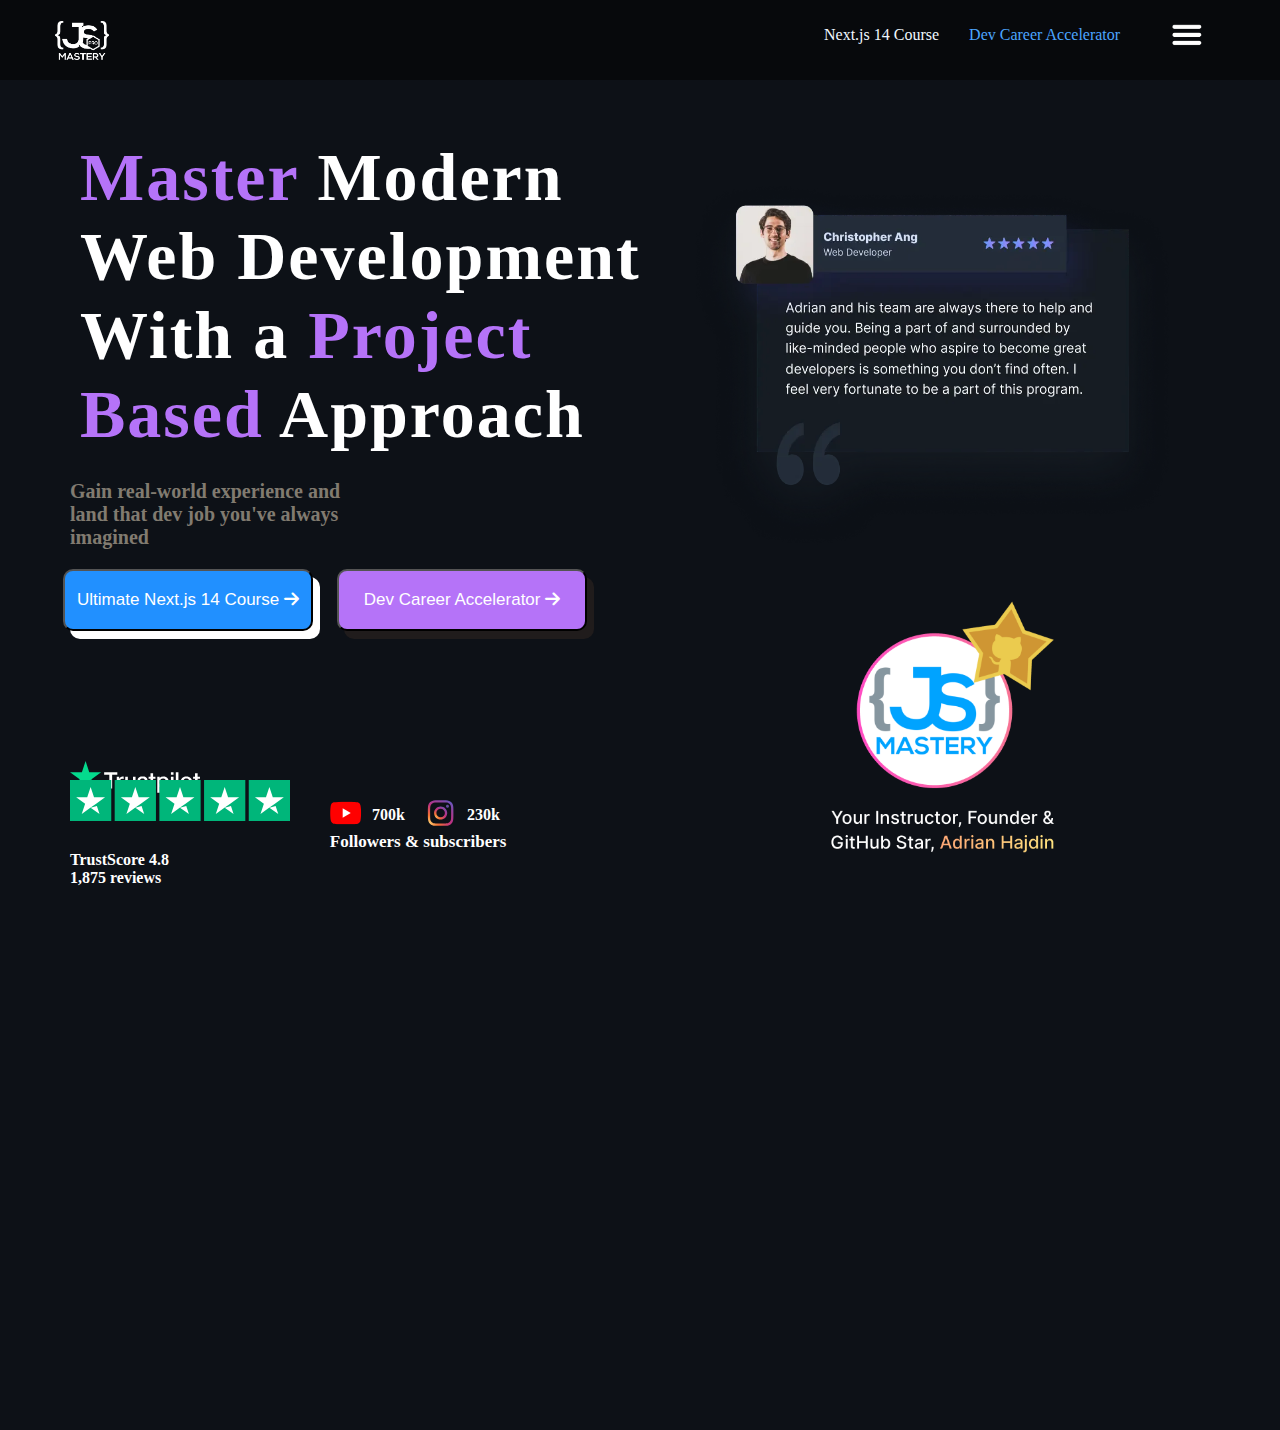
<file: index.html>
<!DOCTYPE html>
<html lang="en">

<head>
    <meta charset="UTF-8">
    <meta name="viewport" content="width=device-width, initial-scale=1.0">
    <link rel="stylesheet" href="https://cdnjs.cloudflare.com/ajax/libs/font-awesome/6.5.2/css/all.min.css">
    <link rel="stylesheet" href="style.css">
    <title>JS Mastery</title>
    <style>

    </style>
</head>

<body>
    <div class="nav">
        <img src="img/idVX0zo7Bk.png" width="20px" height="40px" alt="">
        <ul>

            <a href="" style="color: aliceblue;">Next.js 14 Course</a>
            <a href="devCarerAcc.html" class="nda">Dev Career Accelerator</a>
            <img src="img/burger.png" width="54px" alt="">
        </ul>
    </div>

    <div class="sec1">
        <p><span>Master</span> Modern <br> Web Development <br> With a <span>Project <br> Based</span> Approach</p>
        <span class="pra">Gain real-world experience  and <br> land that dev job  you've always <br> imagined</span>
        <img src="img/testimonial-2.webp" alt="">



        <div class="bot">
            <button class="one">Ultimate Next.js 14 Course <i class="fa-solid fa-arrow-right"></i></button>
            <button class="two">Dev Career Accelerator <i class="fa-solid fa-arrow-right"></i></button>
        </div>

        <div class="star">
            <img src="img/onestar.svg" width="130px" alt="">
            <img src="img/stars-5.svg" width="220px" class="nd" alt="">
            <p>TrustScore 4.8 <br> 1,875 reviews</p>

        </div>

        <div class="social">
            <h3><img src="img/youtube.svg" alt=""><span ]>700k</span></h3>
            <h3><img src="img/instagram.svg" alt=""><span>230k</span></h3>
            <p>Followers & subscribers</p>

        </div>

        <div class="left-logo">
            <img src="img/github-star-jsm.png" alt="">
        </div>




    </div>
</body>

</html>
</file>
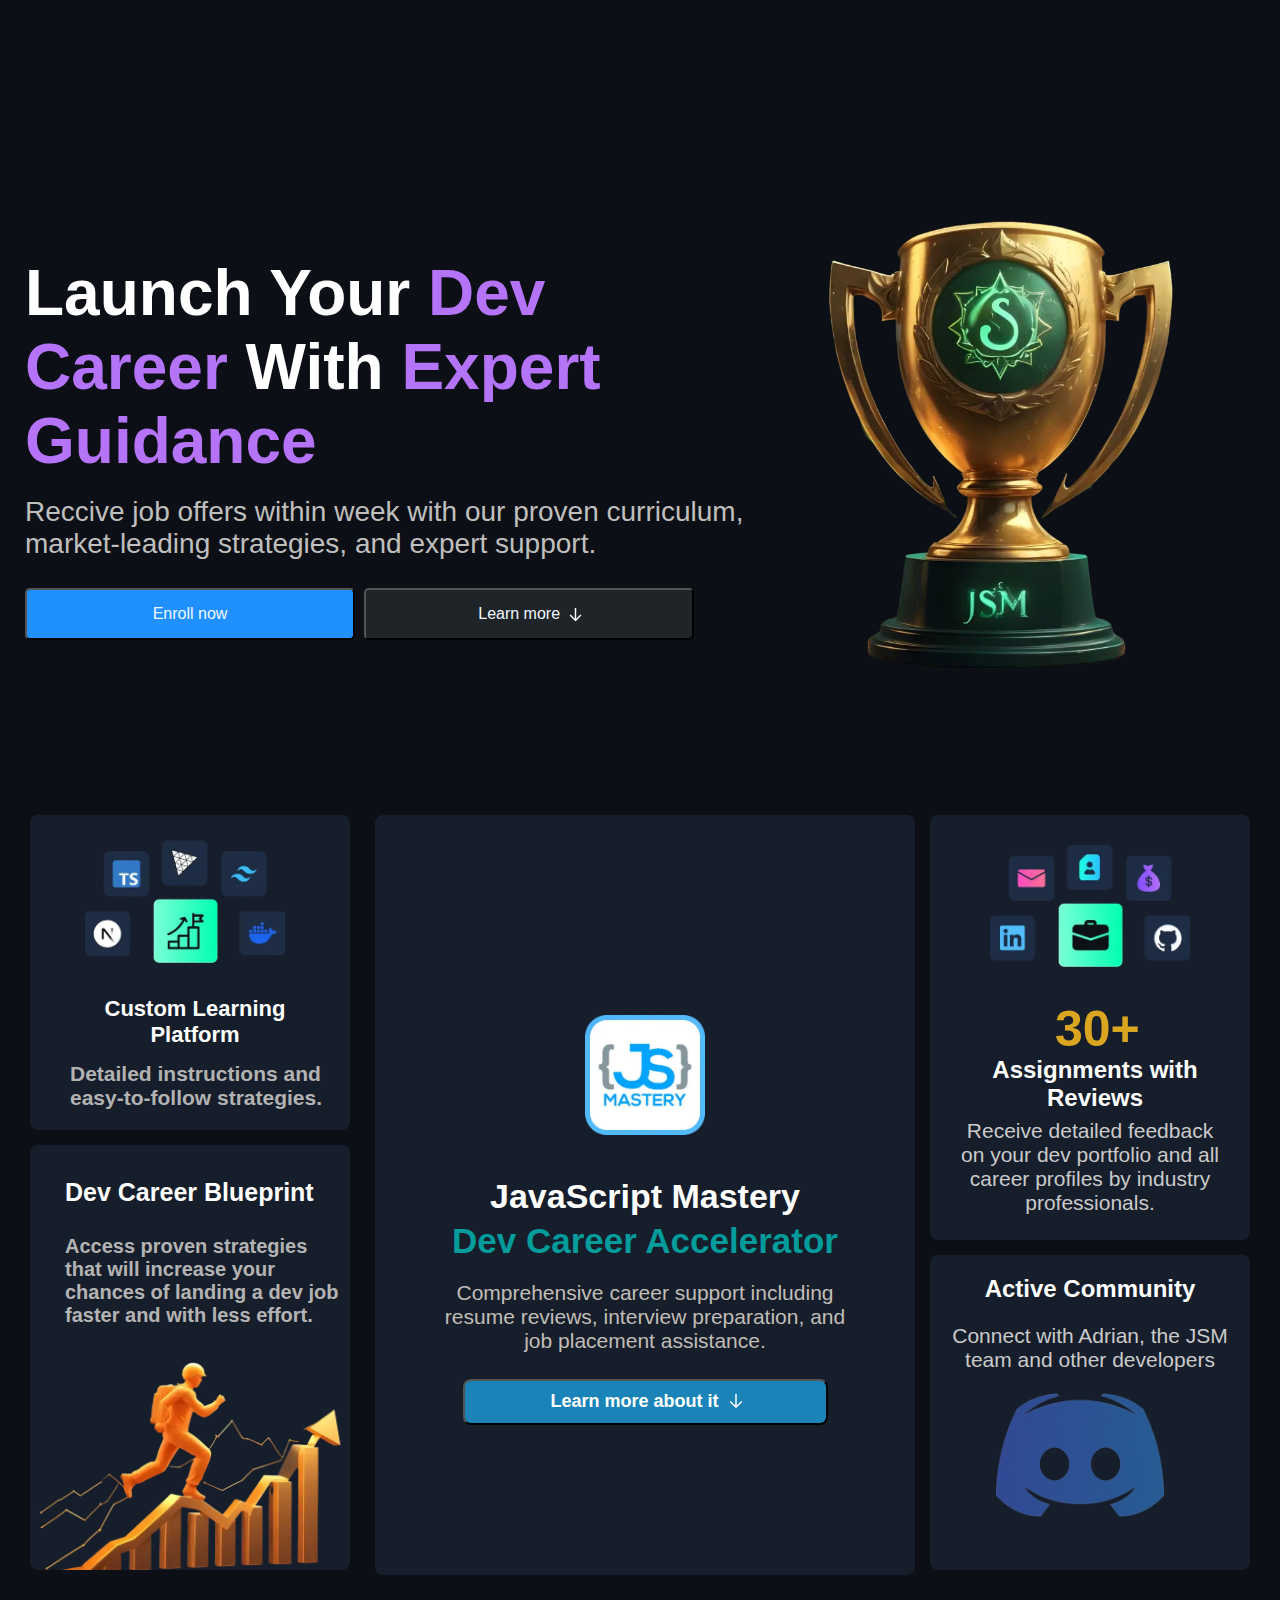
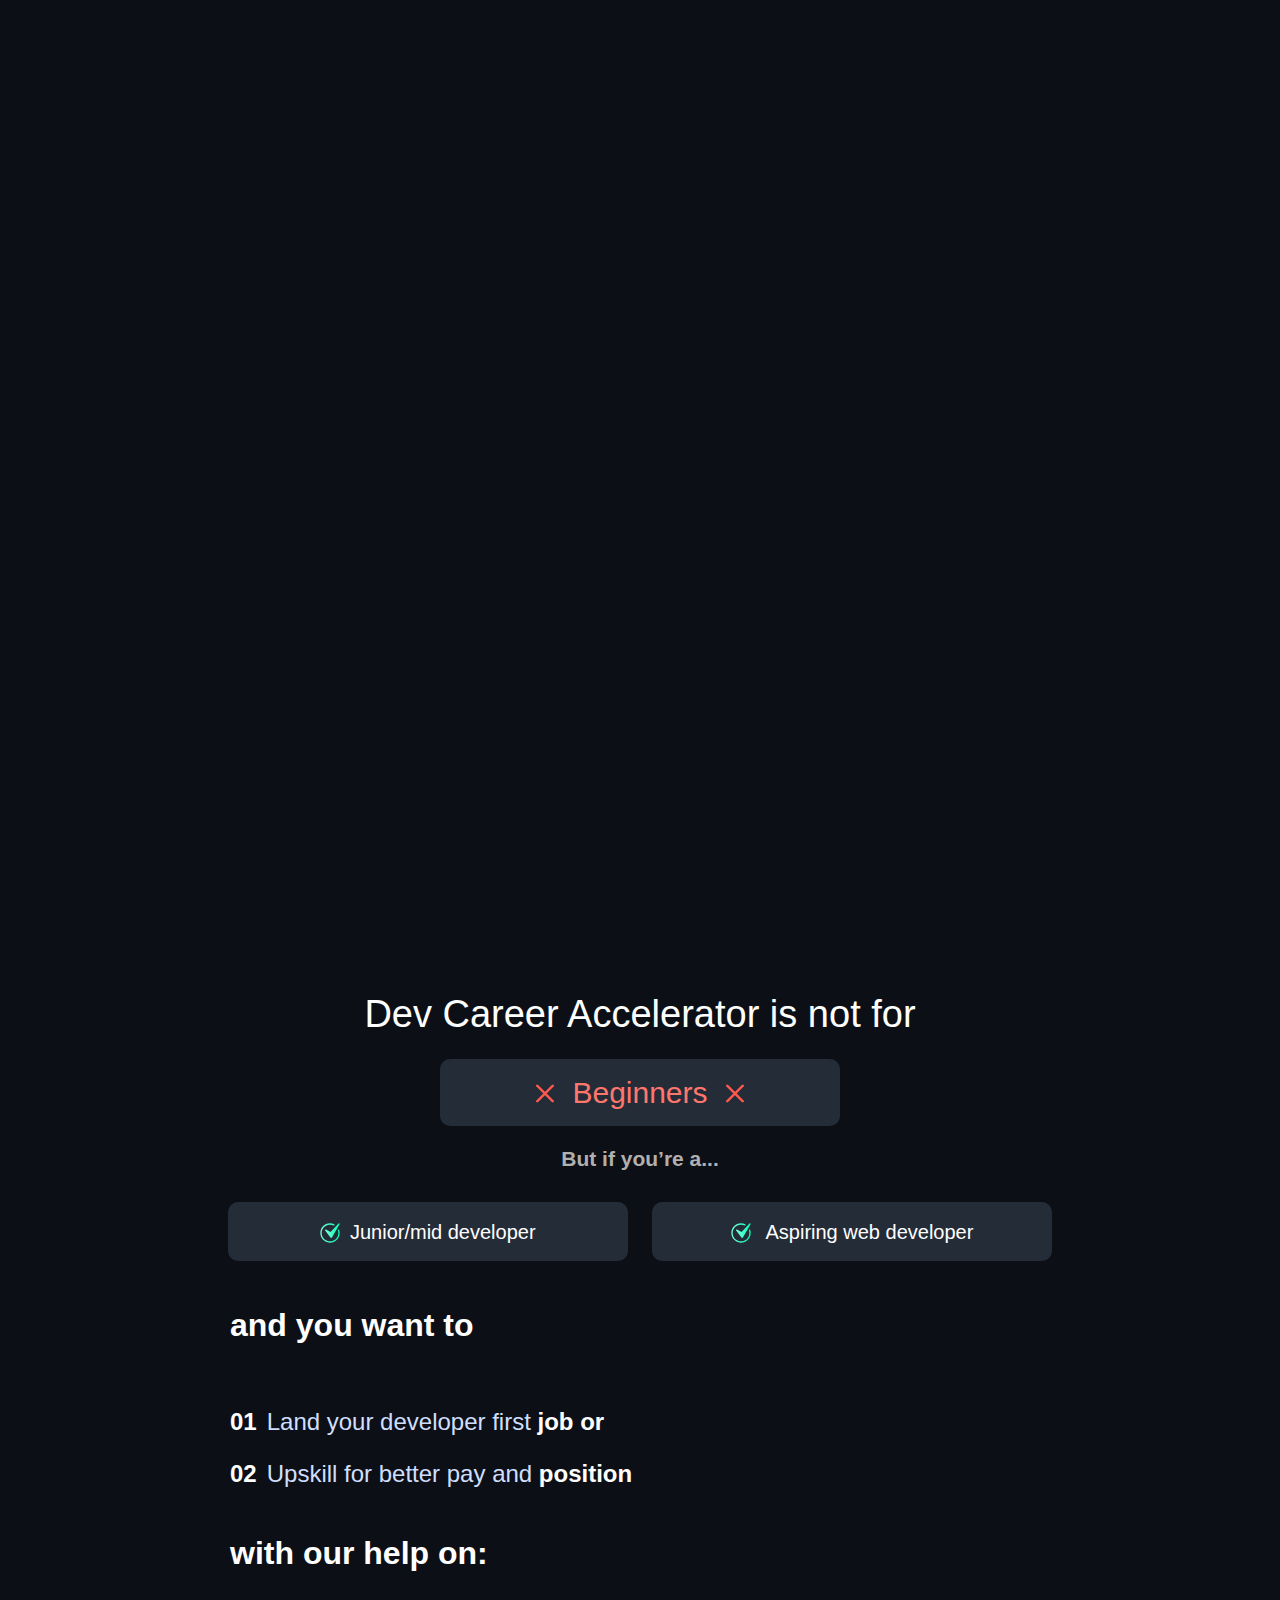
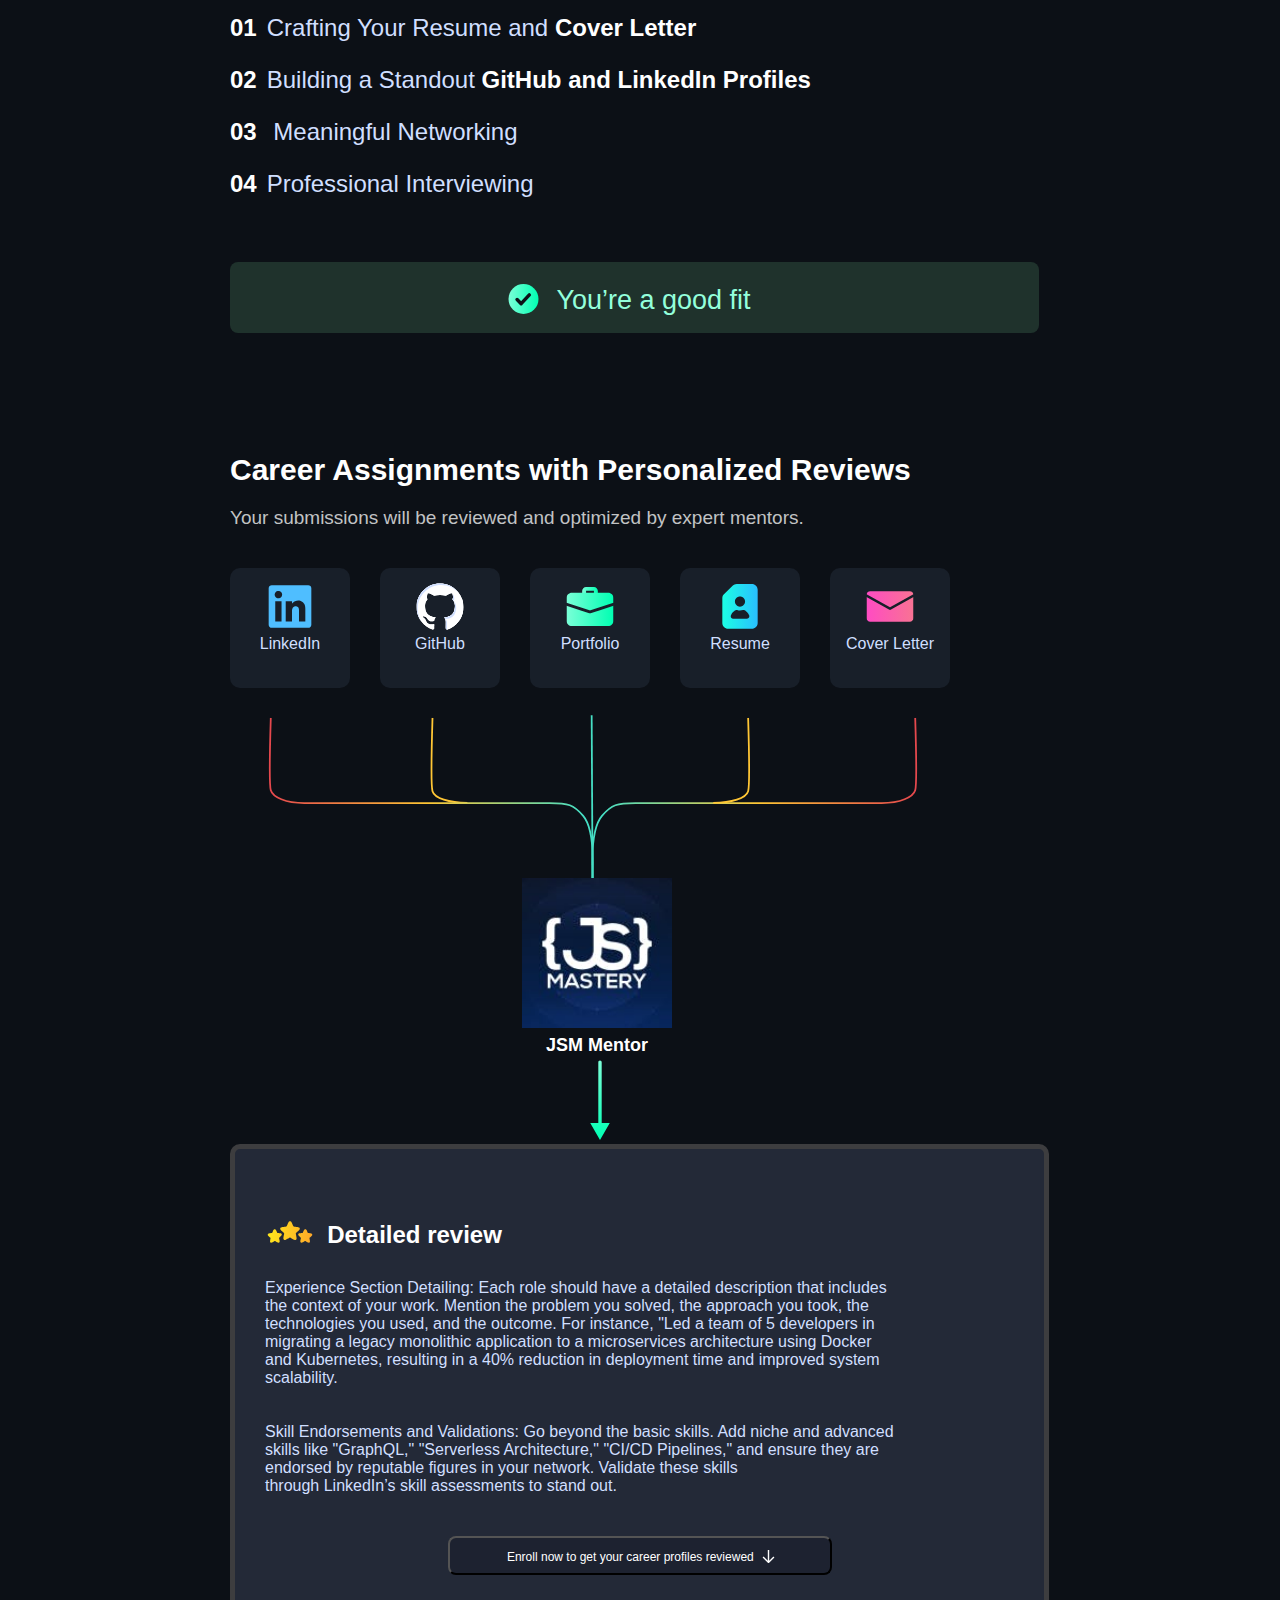
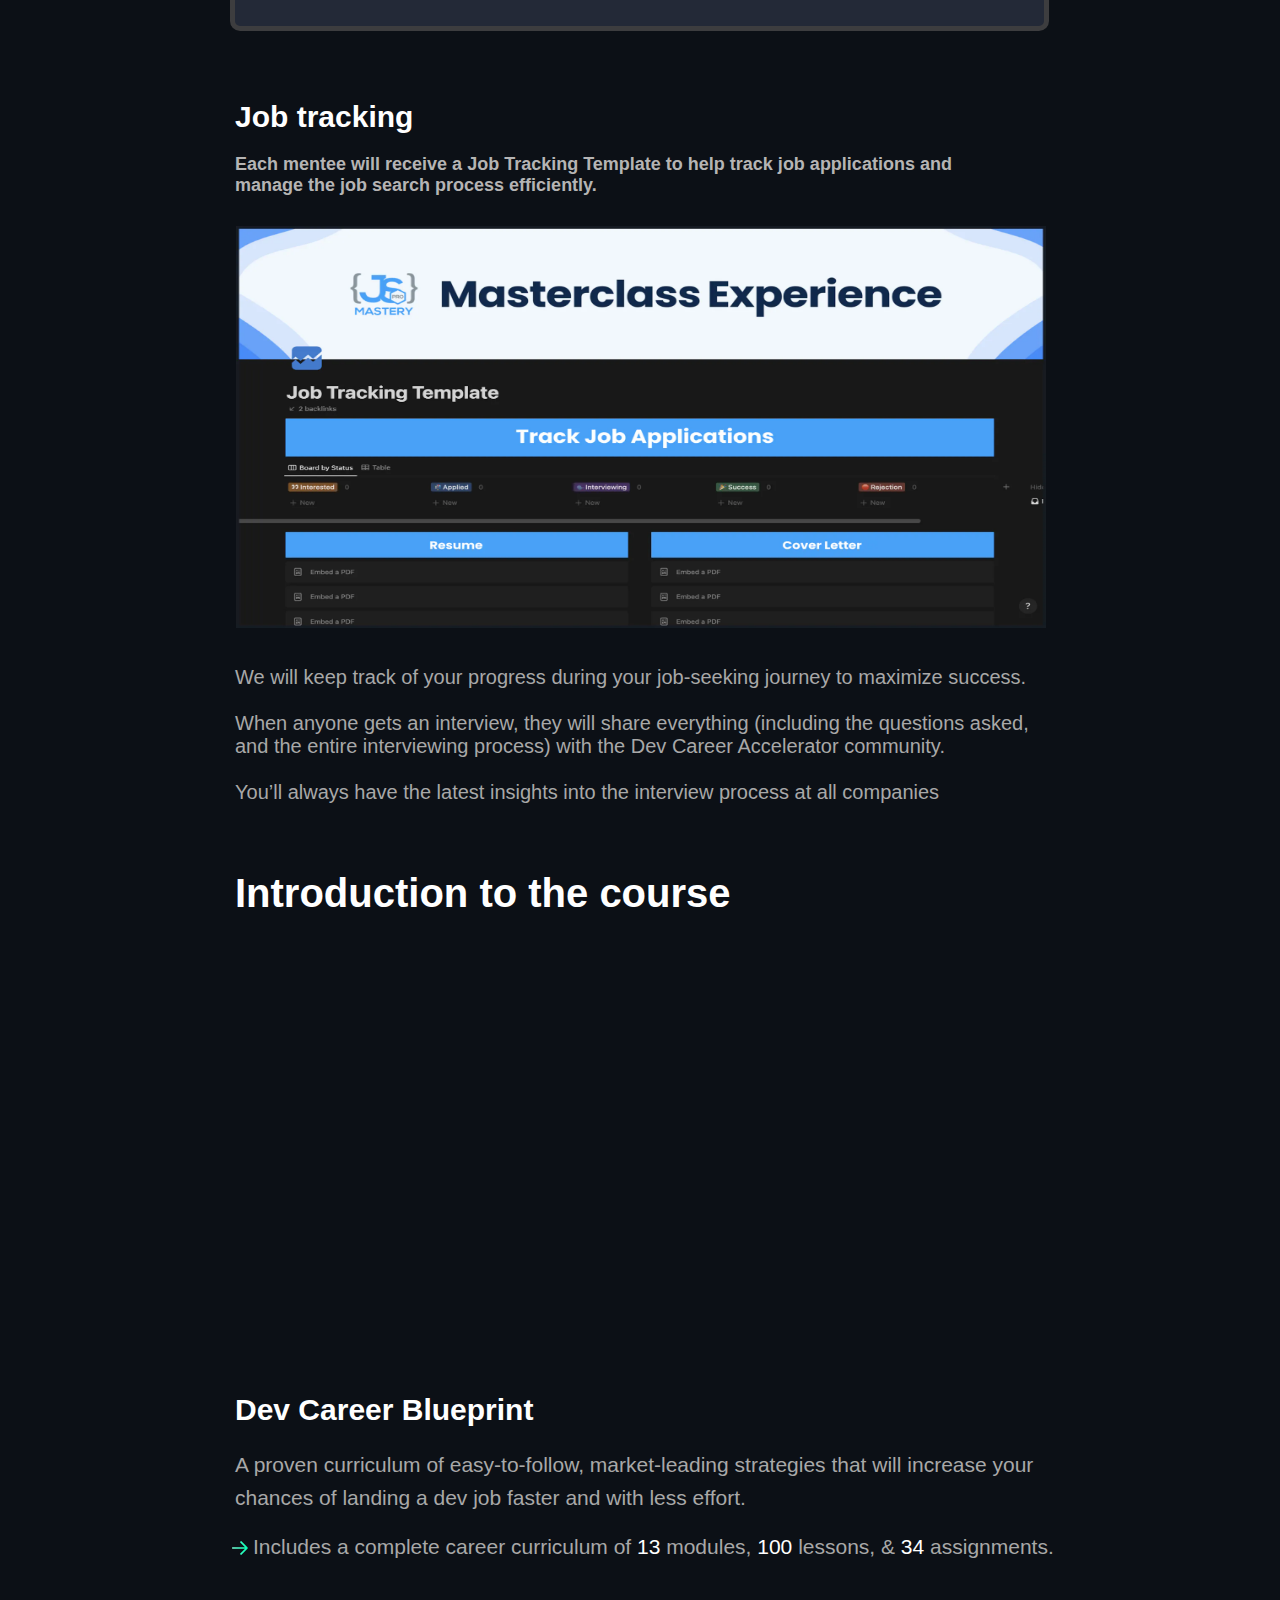
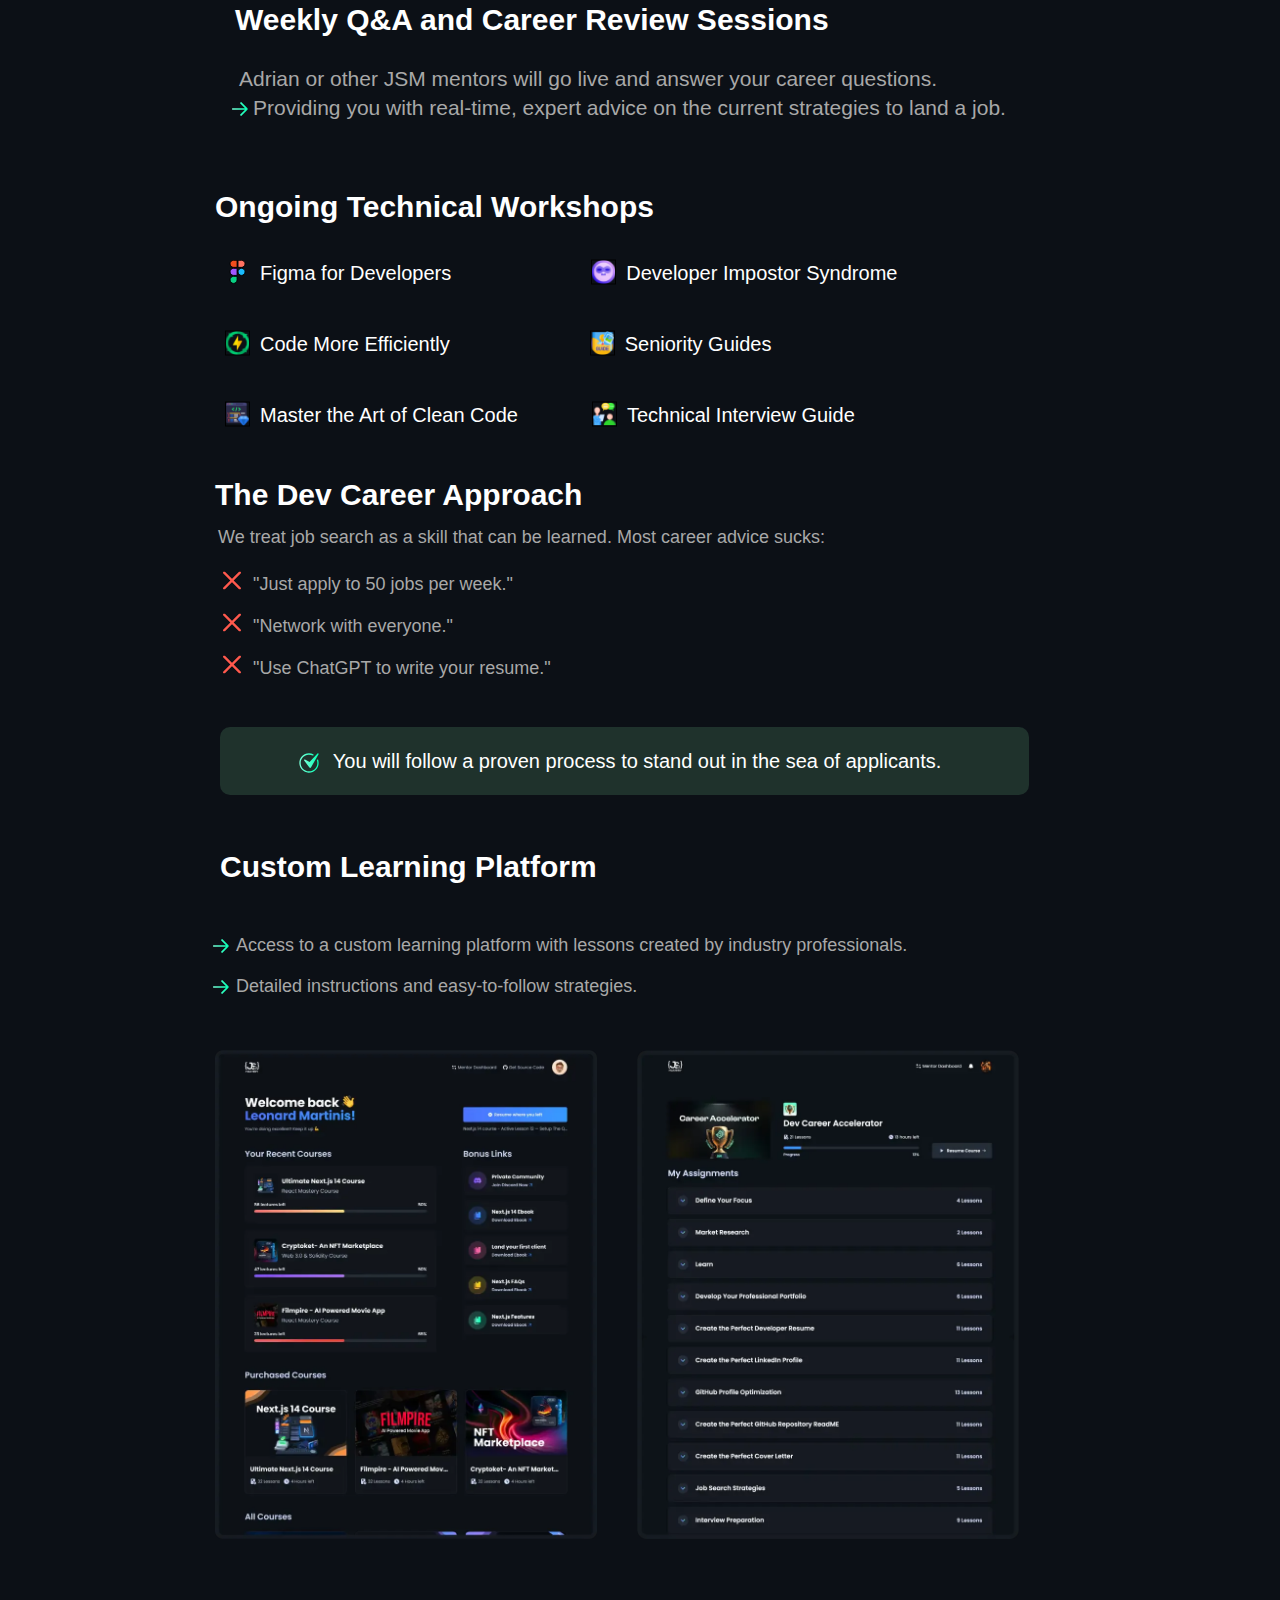
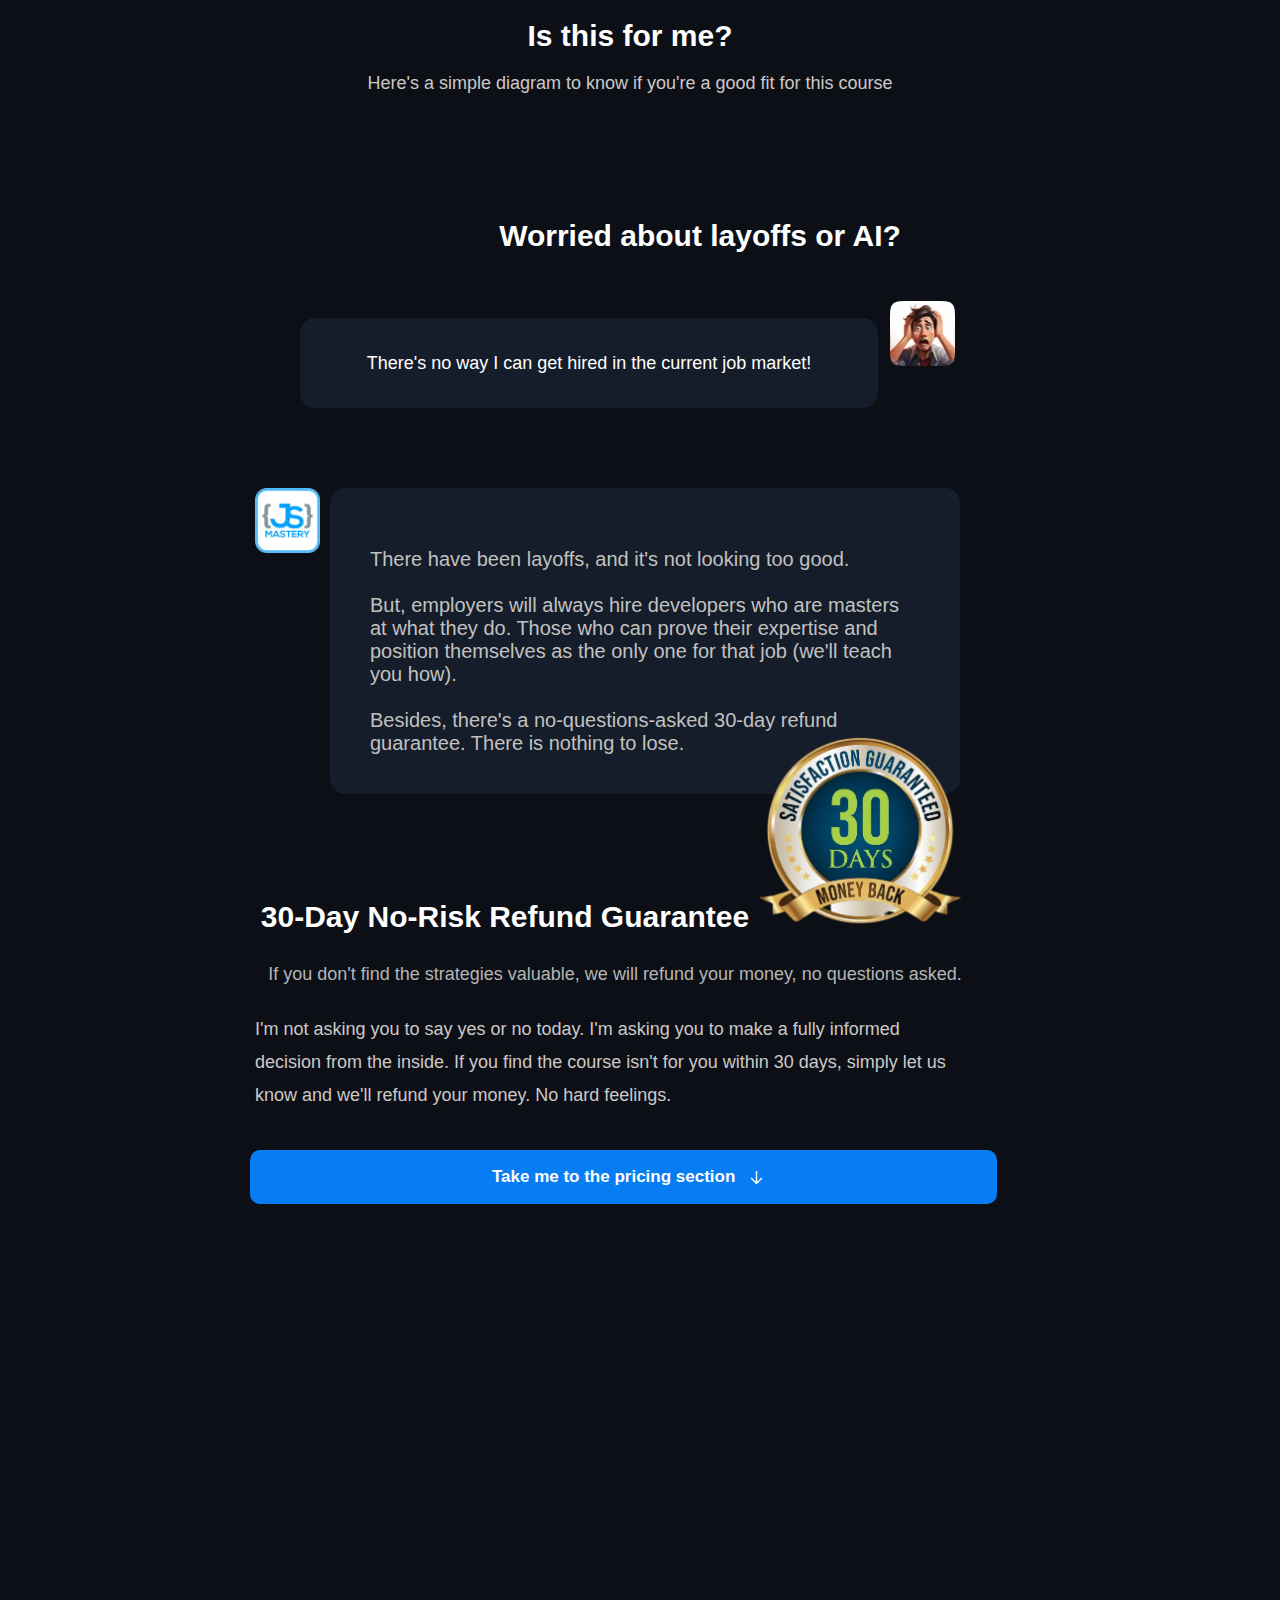
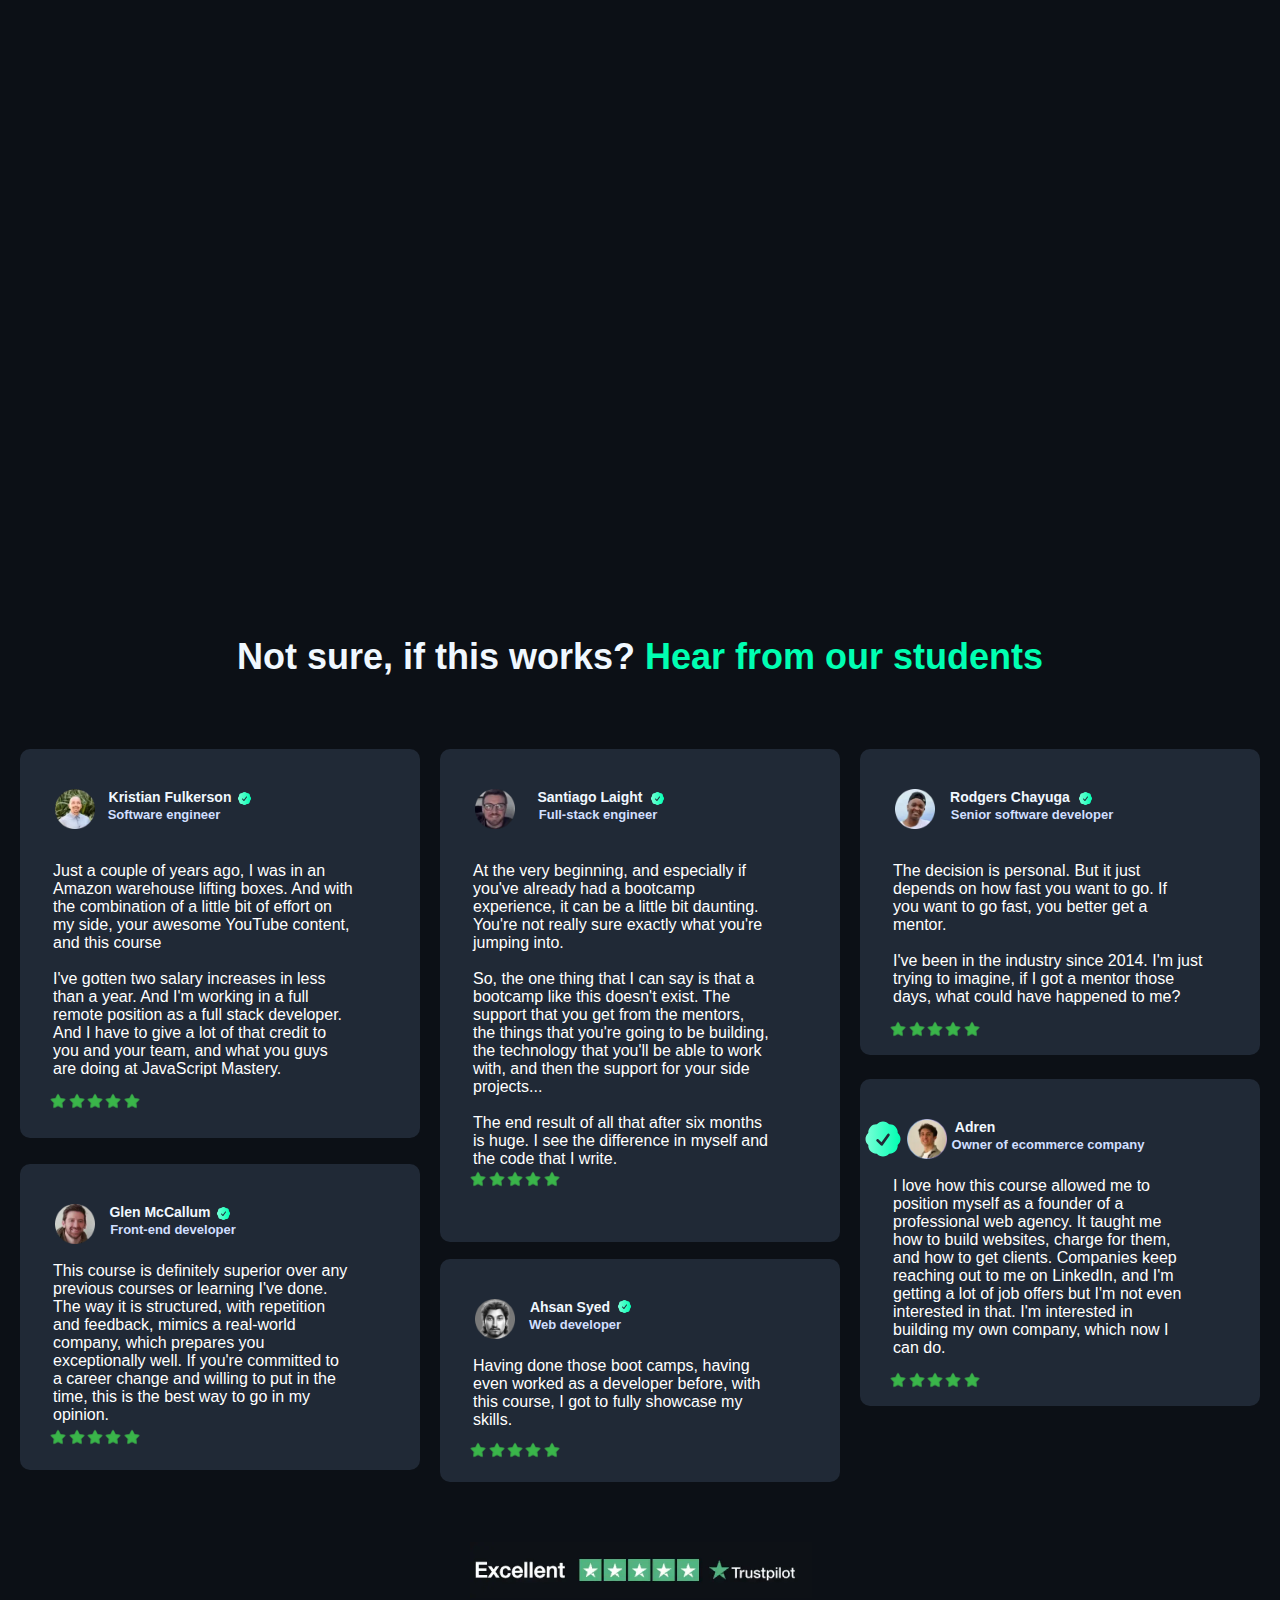
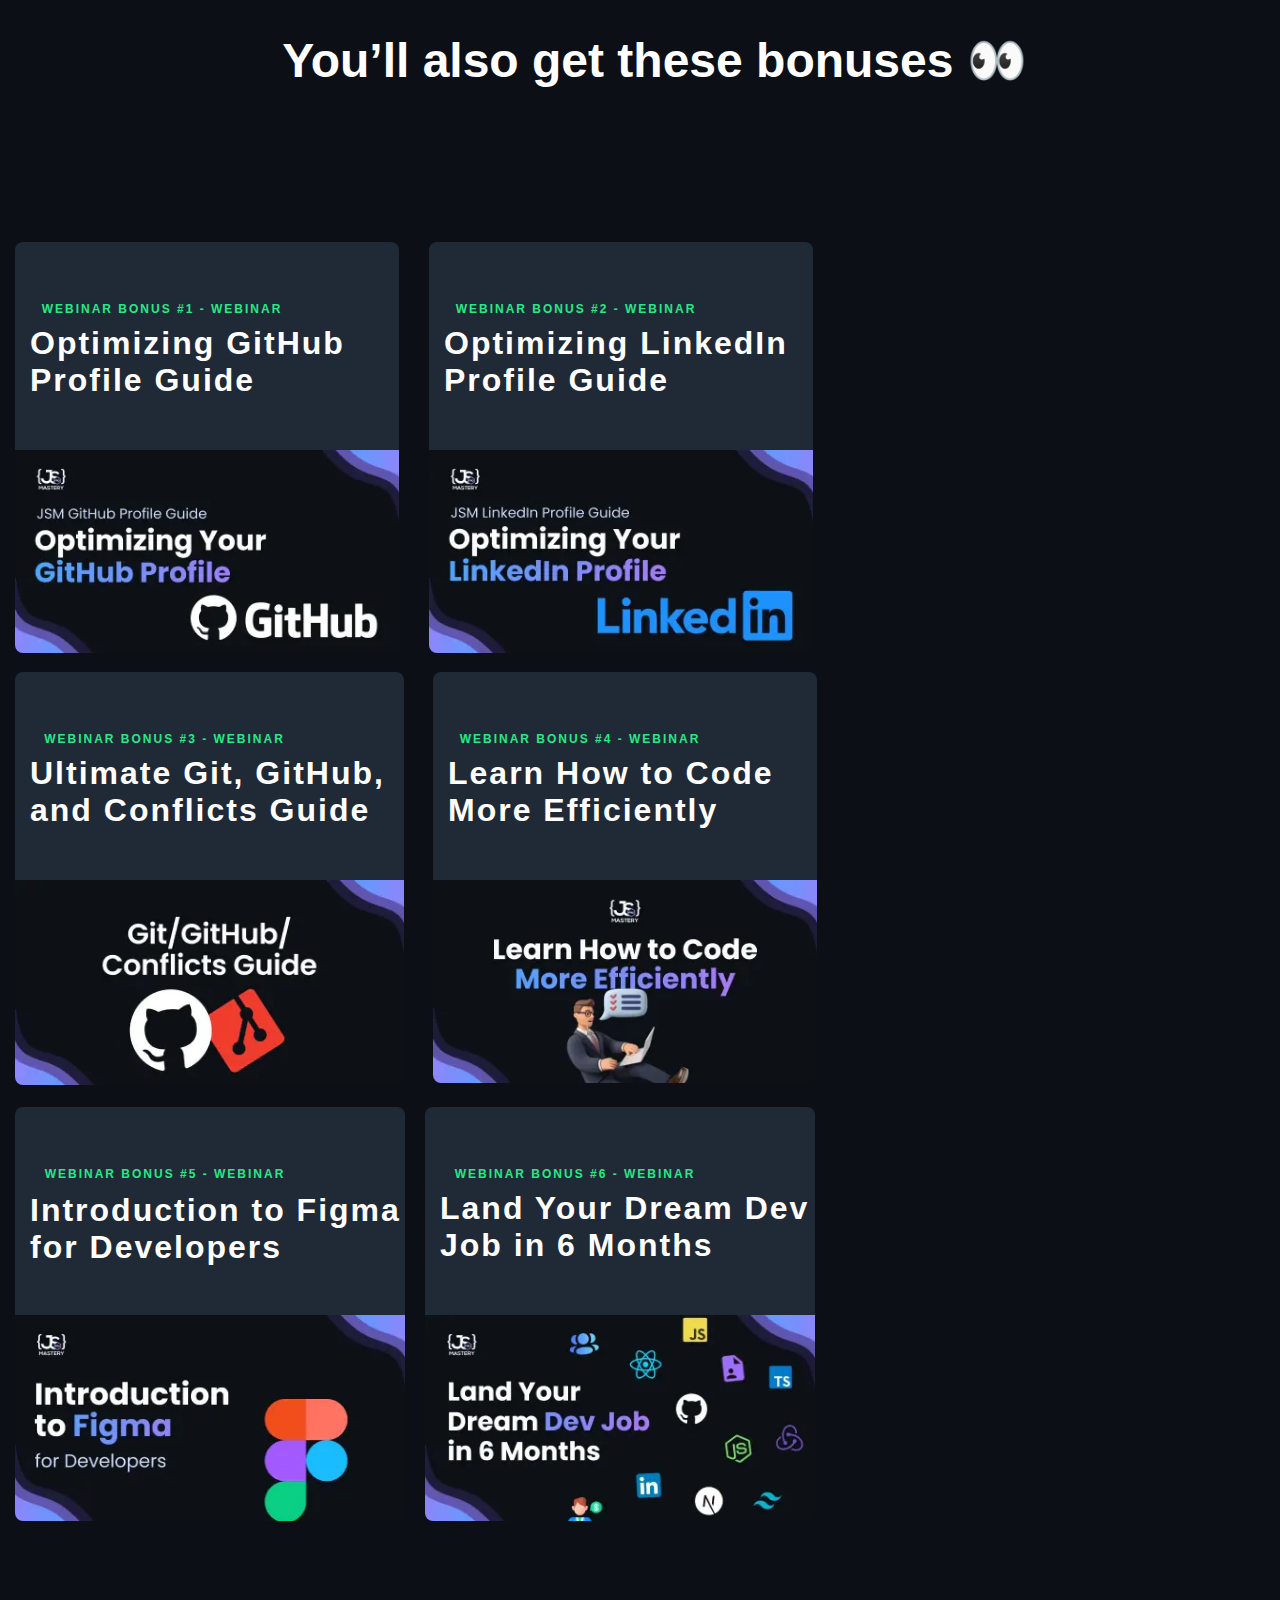
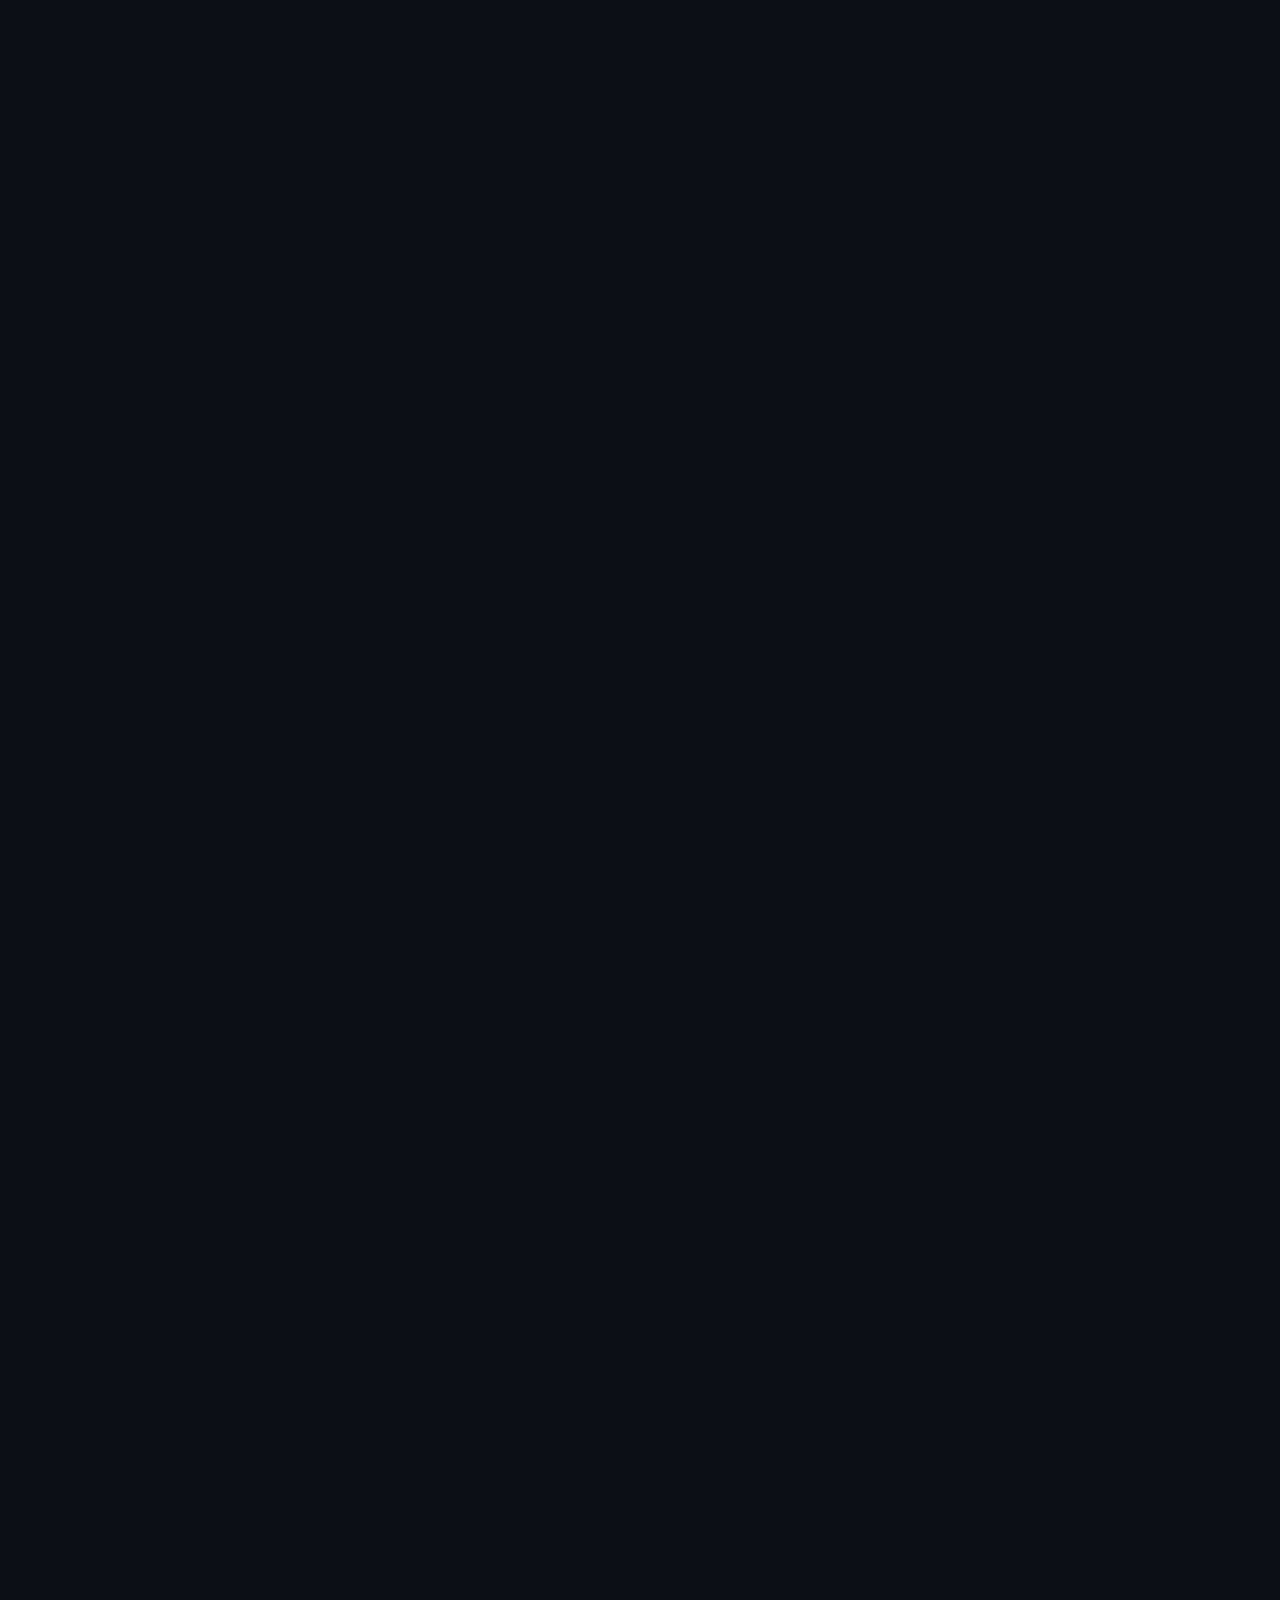
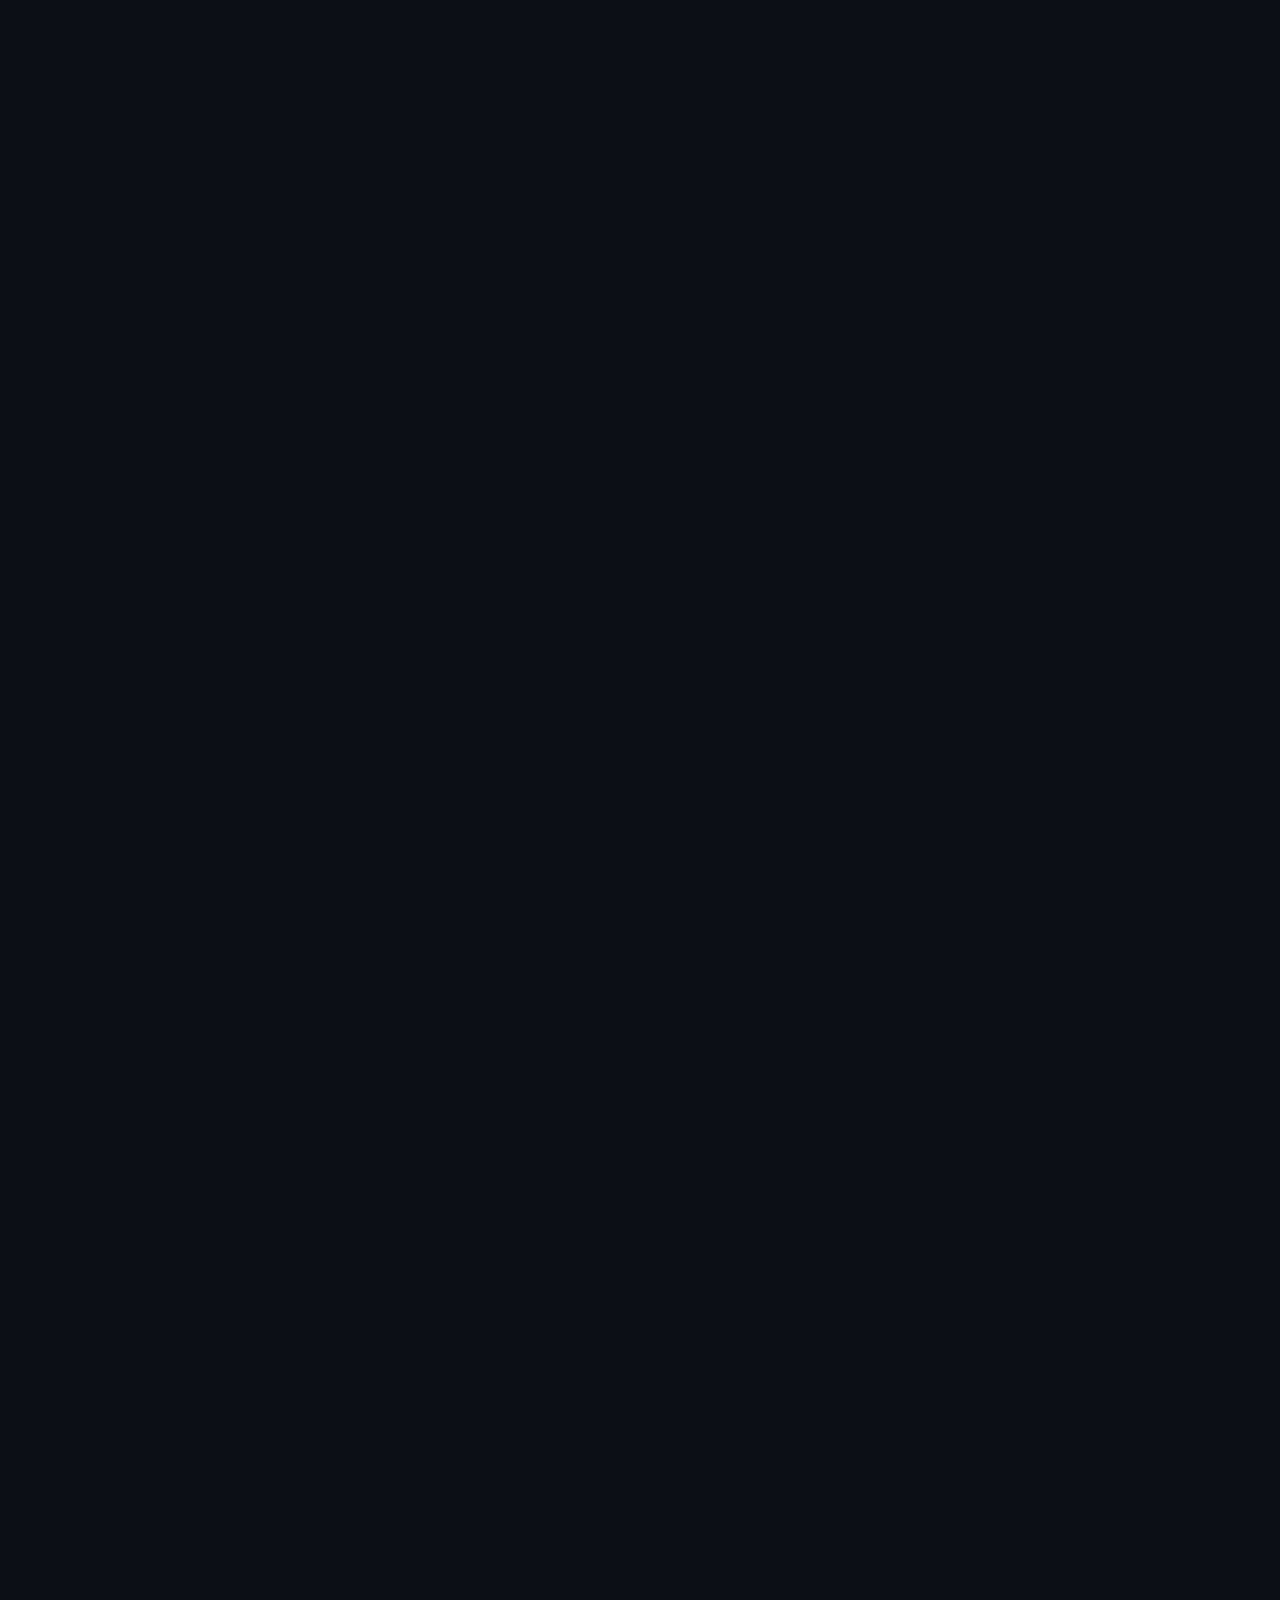
<file: devCarerAcc.html>
<!DOCTYPE html>
<html lang="en">

<head>
    <meta charset="UTF-8">
    <meta name="viewport" content="width=device-width, initial-scale=1.0">
    <link rel="stylesheet" href="https://cdnjs.cloudflare.com/ajax/libs/font-awesome/6.5.2/css/all.min.css">

    <link rel="stylesheet" href="style1.css">
    <title>Dev Career Accelerator</title>

</head>

<body>
    <nav class="navbar">
        <p><span>Launch Sale</span> is now active! The price will increase in:
        </p>
        <div class="clock">
            <div class="one">
                <p>24</p>
            </div>
            <div class="one">
                <p>07</p>
            </div>
            <div class="one">
                <p>30</p>
            </div>
            <div class="one">
                <p>10</p>
            </div>
            <h3 class="days">DAYS</h3>
            <h3 class="hours">HOURS</h3>
            <h3 class="mins">MINS</h3>
            <h3 class="secs">SECS</h3>
        </div>
    </nav>

    <div class="sec1">
        <div class="text">
            <div class="exe">
                <p>Excellent</p>
                <img src="img/stars-5.svg" width="110px" alt="">
                <img src="img/onestar.svg" width="100px" alt="">
            </div>
            <h1>
                Launch Your <span>Dev <br>Career </span> With <span> Expert <br> Guidance</span>
            </h1>
            <p>Reccive job offers within week with our proven curriculum, <br>
                market-leading strategies, and expert support.
            </p>

            <button class="btn1">Enroll now</button>
            <button class="btn2">Learn more <img src="img/arrow-down.svg" alt=""> </button>

        </div>
        <img src="img/dev-career-accelerator (2).jpg" alt="">



        <div class="iner-sec">
            <div class="fst">
                <img src="img/custom-learning.webp" width="200px" alt="">
                <h4>Custom Learning Platform</h4>
                <p>Detailed instructions and <br> easy-to-follow strategies.</p>

            </div>
             <div class="second">

                <h4>Dev Career Blueprint</h4>
                <p>Access proven strategies <br> that will increase your <br> chances of landing a dev job <br> faster
                    and with
                    less effort.</p>
                <img src="img/workshop-series.webp" width="320px" alt="">
            </div>
             <div class="third">
                <img src="img/jsm-logo.webp" width=" 120px" alt="">
                <h2>JavaScript Mastery </h2>
                <h3>Dev Career Accelerator</h3>
                <p>Comprehensive career support including <br> resume reviews, interview preparation, and <br> job
                    placement
                    assistance.</p>
                <button>Learn more about it <img src="img/arrow-down.svg" alt=""></button>
            </div>
             <div class="four">

                <img src="img/assignments.webp" width="200px" alt="">
                <h1>30+</h1>
                <h4>Assignments with Reviews</h4>
                <p>Receive detailed feedback <br> on your dev portfolio and all <br> career profiles by industry <br>
                    professionals.</p>


             </div>
            <div class="five">
                <h2>Active Community</h2>
                <p>Connect with Adrian, the JSM <br> team and other developers</p>
                <img src="img/discord.webp" width="170px" alt="">
            </div>    

        </div> 
    </div>


     <div class="sec3">
        <p>Dev Career Accelerator is not for</p>
        <button> <img src="img/cross-red.svg" class="st-img" alt=""> Beginners <img src="img/cross-red.svg"
                class="nd-img" alt=""></button>
        <h3>But if you’re a...</h3>


        <button class="bt-bu"> <img src="img/outcheck-circle.svg" class="st-img" alt="">Junior/mid developer </button>
        <button class="bt-bu"> <img src="img/outcheck-circle.svg" class="st-img" alt=""> Aspiring web developer
        </button>


        <div class="paragraph">
            <h1>and you want to</h1>
            <p><span>01</span>Land your developer first <span class="res">job or</span></p>
            <p><span>02</span>Upskill for better pay and <span class="res">position</span></p>

            <h2>with our help on:</h2>
            <p class="pr"><span>01</span>Crafting Your Resume and <span class="res">Cover Letter</span></p>
            <p class="pr"><span>02</span>Building a Standout <span class="res">GitHub and LinkedIn Profiles</span></p>
            <p class="pr"><span>03</span> Meaningful Networking</p>
            <p class="pr"><span>04</span>Professional Interviewing</p>


            <button> <img src="img/green-circle-check.svg" alt=""> You’re a good fit</button>

        </div>
 
        <div class="tags">
            <h1>Career Assignments with Personalized Reviews</h1>
            <p>Your submissions will be reviewed and optimized by expert mentors.</p>


        </div>
        <div class="boxes">
            <div class="box2"><img src="img/linkedin.svg" alt="">
                <p> LinkedIn</p>
            </div>
            <div class="box2"><img src="img/github.svg" alt="">
                <p>GitHub</p>
            </div>
            <div class="box2"><img src="img/portfolio.svg" alt="">
                <p>Portfolio</p>
            </div>
            <div class="box2"><img src="img/resume.svg" alt="">
                <p> Resume</p>
            </div>
            <div class="box2"> <img src="img/cover-letter.svg" alt="">
                <p> Cover Letter</p>
            </div>





        </div>
        <img src="img/lines.svg" class="sec-img" alt="">
        <img class="sec-logo" src="img/jsm.jpg" alt="">
        <h1 class="sec-h1">JSM Mentor</h1>
        <img src="img/down(2).svg" id="im" alt="">

        <div class="prg">
            <img src="img/three-stars.svg" alt="">
            <h1>Detailed review</h1>
            <p>Experience Section Detailing: Each role should have a detailed description that includes <br> the
                context of your work. Mention the problem you solved, the approach you took, the <br> technologies you
                used, and
                the outcome. For instance, "Led a team of 5 developers in <br> migrating a legacy monolithic application
                to a
                microservices architecture using Docker <br> and Kubernetes, resulting in a 40% reduction in deployment
                time and
                improved system <br> scalability.</p>

            <p class="p2">Skill Endorsements and Validations: Go beyond the basic skills. Add niche and advanced <br>
                skills like
                "GraphQL," "Serverless Architecture," "CI/CD Pipelines," and ensure they are <br> endorsed by reputable
                figures in your network. Validate these skills <br> through LinkedIn’s skill assessments to stand out.
            </p>


            <button>Enroll now to get your career profiles reviewed <img src="img/arrow-down.svg" alt=""></button>

            <h4>Job tracking</h4>
            <h5>Each mentee will receive a Job Tracking Template to help track job applications and <br> manage the job
                search process efficiently.</h5>
            <img src="img/jsm-masterclass.webp" class="msclas" alt="">
        </div>

        
        <div class="vid">
            <p>We will keep track of your progress during your job-seeking journey to maximize success. <br> <br>

                When anyone gets an interview, they will share everything (including the questions asked, <br> and the
                entire interviewing process) with the Dev Career Accelerator community. <br><br>

                You’ll always have the latest insights into the interview process at all companies </p>
            <h1>Introduction to the course</h1>
            <iframe class="ifr" width="809" height="445" src="https://www.youtube.com/embed/K1Bt07lT77k?si=7KADRyTV3JTf0Dj6"
                title="YouTube video player" frameborder="0"
                allow="accelerometer; autoplay; clipboard-write; encrypted-media; gyroscope; picture-in-picture; web-share"
                referrerpolicy="strict-origin-when-cross-origin" allowfullscreen></iframe>
        </div>

        <div class="pg">
            <h1>Dev Career Blueprint</h1>
            <p>A proven curriculum of easy-to-follow, market-leading strategies that will increase your <br> chances of
                landing a dev job faster and with less effort.</p>
            <span><img src="img/arrow-right-green.svg" alt="">Includes a complete career curriculum of <span
                    style="color: white;">13</span> modules, <span style="color: white;">100 </span>lessons, & <span
                    style="color: white;">34</span> assignments.</span>

            <h2>
                Weekly Q&A and Career Review Sessions
            </h2>
            <p class="pg1">Adrian or other JSM mentors will go live and answer your career questions.</p>
            <span ><img src="img/arrow-right-green.svg" alt="">Providing you with real-time, expert advice on the current
                strategies to land a job.</span>
        </div>

         
        <div class="fig">
            <h1>Ongoing Technical Workshops</h1>
            <div class="logs">
                <p><img src="img/figma.svg" width="25" height="26" alt="">Figma for Developers</p>
                <p class="logs-p"><img src="img/imposter.svg" width="25" height="26" alt="">Developer Impostor Syndrome
                </p>
            </div>
            <div class="logs">
                <p><img src="img/code-more.svg" width="25" height="26" alt="">Code More Efficiently</p>
                <p class="logs-p"><img src="img/seniority.svg" width="25" height="26" alt="">Seniority Guides</p>
            </div>
            <div class="logs">
                <p><img src="img/master.svg" width="25" height="26" alt="">Master the Art of Clean Code</p>
                <p class="logs-ps"><img src="img/technical.svg" width="25" height="26" alt="">Technical Interview Guide
                </p>
            </div>
            <h1>The Dev Career Approach</h1>
            <p>We treat job search as a skill that can be learned. Most career advice sucks:</p>
            <p class="psd"><img src="img/cross-red.svg" alt="">"Just apply to 50 jobs per week."</p>
            <p class="psd"><img src="img/cross-red.svg" alt="">"Network with everyone."</p>
            <p class="psd"><img src="img/cross-red.svg" alt="">"Use ChatGPT to write your resume."</p>
            <button><img src="img/outcheck-circle.svg" alt=""> You will follow a proven process to stand out in the sea
                of applicants.</button>
            <h6>Custom Learning Platform</h6>
            <p><img class="ra" src="img/arrow-right-green.svg" alt="">Access to a custom learning platform with lessons
                created by
                industry professionals.

            </p>
            <p><img class="ra" src="img/arrow-right-green.svg" alt="">Detailed instructions and easy-to-follow
                strategies.</p>


            <div class="imgs">
                <img src="img/course-platform.webp" alt="">
                <img src="img/dev-accelerator.webp" alt="">
            </div>
        </div>



        <div class="sec3-sec2">
            <h1>Is this for me?</h1>
            <p>Here's a simple diagram to know if you're a good fit for this course</p>
            <img class="imga" src="img/flow (1).webp" width="800px" alt="">
            <img src="img/dev-path (1).webp" alt="">
            <img src="img/beginner-path.webp" alt="">
            <h2>Worried about layoffs or AI?</h2>
            <div class="job">
                <p>There's no way I can get hired in the current job market!</p>
                <img src="img/scared-dev.png" alt="">
            </div>

            <div class="jsm">
                <img src="img/jsm-logo.webp" alt="">
                <p>There have been layoffs, and it's not looking too good. <br><br>

                    But, employers will always hire developers who are masters <br> at what they do. Those who can prove
                    their expertise and <br> position themselves as the only one for that job (we'll teach <br> you
                    how).
                    <br> <br>
                    Besides, there's a no-questions-asked 30-day refund <br> guarantee. There is nothing to lose.
                </p>
                <img src="img/money-back.png" alt="" class="nd">

                <h2>30-Day No-Risk Refund Guarantee</h2>
            </div>

            <span>If you don't find the strategies valuable, we will refund your money, no questions asked.</span>
            <p class="sp">
                I'm not asking you to say yes or no today. I'm asking you to make a fully informed <br> decision from
                the
                inside. If you find the course isn't for you within 30 days, simply let us <br> know and we'll refund
                your
                money. No hard feelings.
            </p>
            <div class="box-btn">
                <p>Take me to the pricing section <img src="img/arrow-down.svg" alt=""></p>
            </div>
        </div>


        <div class="boxs6">
            <h1>Not sure, if this works? <span style="color: #00ffb2;">Hear from our students</span></h1>
            <div class="box1">
                <img src="img/verified.svg" alt="" class="ver">
                <img src="img/kristian-fulkerson.png" alt="">
                <h1>Kristian Fulkerson</h1>
                <h3>Software engineer</h3>

                <p>Just a couple of years ago, I was in an <br> Amazon warehouse lifting boxes. And with <br> the
                    combination of a
                    little bit of effort on <br> my side, your awesome YouTube content, <br> and this course
                    <br><br>
                    I've gotten two salary increases in less <br> than a year. And I'm working in a full <br> remote
                    position as a
                    full stack developer. <br> And I have to give a lot of that credit to <br> you and your team, and
                    what you
                    guys <br> are doing at JavaScript Mastery.

                </p>
                <div class="stars">
                    <img src="img/greenstar.png" width="30" alt="">
                    <img src="img/greenstar.png" width="30" alt="">
                    <img src="img/greenstar.png" width="30" alt="">
                    <img src="img/greenstar.png" width="30" alt="">
                    <img src="img/greenstar.png" width="30" alt="">
                </div>
            </div>
          
            <div class="box2">
                <img src="img/verified.svg" alt="" class="ver">
                <img src="img/santiago-laight.webp" alt="">
                <h1>Santiago Laight</h1>
                <h3>Full-stack engineer</h3>
                <p>
                    At the very beginning, and especially if <br> you've already had a bootcamp <br>experience, it can
                    be a
                    little bit daunting. <br> You're not really sure exactly what you're <br> jumping into.
                    <br><br>
                    So, the one thing that I can say is that a <br> bootcamp like this doesn't exist. The <br> support
                    that you
                    get from the mentors, <br> the things that you're going to be building, <br> the technology that
                    you'll be
                    able to work <br> with, and then the support for your side <br> projects...
                    <br><br>

                    The end result of all that after six months <br> is huge. I see the difference in myself and <br>
                    the code
                    that I write. <br><br>
                </p>
                
                <div class="stars">
                    <img src="img/greenstar.png" width="30" alt="">
                    <img src="img/greenstar.png" width="30" alt="">
                    <img src="img/greenstar.png" width="30" alt="">
                    <img src="img/greenstar.png" width="30" alt="">
                    <img src="img/greenstar.png" width="30" alt="">
                </div>
            </div>
            <div class="box3">
                <img src="img/verified.svg" alt="" class="ver">
                <img src="img/rodgers-chayuga.webp" alt="">
                <h1>Rodgers Chayuga</h1>
                <h3>Senior software developer</h3>

                <p>
                    The decision is personal. But it just <br> depends on how fast you want to go. If <br> you want to
                    go fast,
                    you better get a <br> mentor. <br><br>

                    I've been in the industry since 2014. I'm just <br> trying to imagine, if I got a mentor those <br>
                    days, what
                    could have happened to me?
                </p>





                <div class="stars">
                    <img src="img/greenstar.png" width="30" alt="">
                    <img src="img/greenstar.png" width="30" alt="">
                    <img src="img/greenstar.png" width="30" alt="">
                    <img src="img/greenstar.png" width="30" alt="">
                    <img src="img/greenstar.png" width="30" alt="">
                </div>
            </div>
            <div class="box4">
                <img src="img/verified.svg" alt="" class="ver">
                <img src="img/glen-mccallum.webp" alt="">
                <h1>Glen McCallum</h1>
                <h3>Front-end developer</h3>


                <p>
                    This course is definitely superior over any <br>
                    previous courses or learning I've done. <br>
                    The way it is structured, with repetition <br>
                    and feedback, mimics a real-world <br>
                    company, which prepares you <br>
                    exceptionally well. If you're committed to <br>
                    a career change and willing to put in the <br>
                    time, this is the best way to go in my <br> opinion.


                </p>



                <div class="stars">
                    <img src="img/greenstar.png" width="30" alt="">
                    <img src="img/greenstar.png" width="30" alt="">
                    <img src="img/greenstar.png" width="30" alt="">
                    <img src="img/greenstar.png" width="30" alt="">
                    <img src="img/greenstar.png" width="30" alt="">
                </div>
            </div>
            <div class="box5">
                <img src="img/verified.svg" alt="" class="ver">
                <img src="img/ahsan-syed.webp" alt="">
                <h1>Ahsan Syed</h1>
                <h3>Web developer</h3>



                <p>
                    Having done those boot camps, having <br> even worked as a developer before, with <br> this course,
                    I got to
                    fully showcase my <br> skills.
                </p>

                <div class="stars">
                    <img src="img/greenstar.png" width="30" alt="">
                    <img src="img/greenstar.png" width="30" alt="">
                    <img src="img/greenstar.png" width="30" alt="">
                    <img src="img/greenstar.png" width="30" alt="">
                    <img src="img/greenstar.png" width="30" alt="">
                </div>
            </div>
            <div class="box6">
                <img src="img/verified.svg" alt="" class="ver">
                <img src="img/adren.webp" alt="">
                <h1> Adren</h1>
                <h3>Owner of ecommerce company</h3>



                <p>
                    I love how this course allowed me to <br> position myself as a founder of a <br> professional web
                    agency. It
                    taught me <br> how to build websites, charge for them, <br> and how to get clients. Companies keep
                    <br> reaching
                    out to me on LinkedIn, and I'm <br> getting a lot of job offers but I'm not even <br> interested in
                    that. I'm
                    interested in <br> building my own company, which now I <br> can do.
                </p>

                <div class="stars">
                    <img src="img/greenstar.png" width="30" alt="">
                    <img src="img/greenstar.png" width="30" alt="">
                    <img src="img/greenstar.png" width="30" alt="">
                    <img src="img/greenstar.png" width="30" alt="">
                    <img src="img/greenstar.png" width="30" alt="">
                </div>
            </div>
        </div>
  
        <div class="exe">
            <img src="img/trustpilot.webp" alt="">
            <h2>You’ll also get these bonuses 👀</h2>

            <div class="im-bx">
                <div class="box1">
                    <h5>WEBINAR BONUS #1 - WEBINAR</h5>
                    <h1>Optimizing GitHub Profile Guide</h1>
                    <img src="img/github.webp" alt="">
                </div>
                <div class="box2">
                    <h5>WEBINAR BONUS #2 - WEBINAR</h5>
                    <h1>Optimizing LinkedIn Profile Guide</h1>
                    <img src="img/linkedin.webp" alt="">
                </div>
                <div class="box3">
                    <h5>WEBINAR BONUS #3 - WEBINAR</h5>
                    <h1>Ultimate Git, GitHub, and Conflicts Guide</h1>
                    <img src="img/githubguide (1).webp" alt="">
                </div>
                <div class="box4">
                    <h5>WEBINAR BONUS #4 - WEBINAR</h5>
                    <h1>Learn How to Code More Efficiently</h1>
                    <img src="img/codeefficiently.webp" alt="">
                </div>
                <div class="box5">
                    <h5>WEBINAR BONUS #5 - WEBINAR</h5>
                    <h1>Introduction to Figma for Developers</h1>
                    <img src="img/figma.webp" alt="">
                </div>
                <div class="box6">
                    <h5>WEBINAR BONUS #6 - WEBINAR</h5>
                    <h1>Land Your Dream Dev Job in 6 Months</h1>
                    <img src="img/landjob.webp" alt="">
                </div>

            </div>
        </div>
    </div>

    <div class="sec4">

        <p>Your Career, Our Mission</p>
        <span>Purchases of the <span>Master Package</span> (with reviews) are limited.</span>

        <div class="long">
            <button class="pkg">The Master Package</button>
            <p>Preparation + Workshops + Review & Feedback by Expert</p>
            <h1>$86.25</h1>
            <span>Price including sales tax</span>
            <button class="buy">Buy now</button>
            <h6>30-Day Money-Back Guarantee</h6>



            <div class="iner-sm">
                <p>It looks like you're located in 🇵🇰Pakistan. <br> <br>

                    This is a premium course with a premium price, <br>
                    but I don't want it to be impossible to get if <br>
                    you're from a country with lower purchasing <br>
                    power. <br><br>


                    That is why regional discount is applied <br>
                    automatically. Note that you will only be able <br>
                    to view content from within Pakistan.</p>
            </div>

            <div class="long-iner">
                <p>Get personalized expert reviews & feedback on your dev portfolio and all career profiles</p>
                <div class="l-line1"></div>
                <h2>IT INCLUDES</h2>
                <div class="l-line2"></div>

                <div class="pics">
                    <img src="img/bulb.png" width="70" height="70" alt="">
                    <img src="img/case.png" width="70" height="70" alt="">
                    <img src="img/book.png" width="70" height="70" alt="">
                </div>

                <div class="txt">
                    <p>Interview Preparation & Job placement assistance</p>
                    <p>Career Development Course</p>
                    <p>Personalized Review and Feedback by Expert</p>
                </div>

                <div class="long-stars">
                    <h6>Bonuses</h6>
                    <p><img src="img/star.png" alt="">Interviewing & Networking</p>
                    <p><img src="img/star.png" alt="">  Job Tracking Template  </p>
                    <p><img src="img/star.png" alt="">  Resume & Cover Letter Writing</p>
                    <p><img src="img/star.png" alt="">Building a Standout GitHub and <span>LinkedIn Profile</span></p>
                    <p><img src="img/star.png" alt="">Personalized Review and Feedback <span>by Expert</span></p>

                </div>
                <div class="long-arow">
                    <p><img src="img/arrow-right.svg" alt="">LinkedIn Profile</p>
                    <p><img src="img/arrow-right.svg" alt="">GitHub Profile</p>
                    <p><img src="img/arrow-right.svg" alt="">Portfolio</p>
                    <p><img src="img/arrow-right.svg" alt="">Resume and Cover Letter</p>
                    <p><img src="img/arrow-right.svg" alt="">Social Media Content</p>
                    <p><img src="img/arrow-right.svg" alt="">Interview Preparation</p>
                    <span><img src="img/star.png" alt="">6 Extensive Webinars</span>

                </div>

                <div class="long-vid">
                    <p><img src="img/webinar.png" alt="">Land Your Dream Job</p>
                    <p><img src="img/webinar.png" alt="">The Ultimate Git, GitHub, and <span> Conflicts Guide</span></p>
                    <p><img src="img/webinar.png" alt="">Figma for Developers</p>
                    <p><img src="img/webinar.png" alt="">Code More Efficiently</p>
                    <p><img src="img/webinar.png" alt="">Optimize GitHub Profile</p>
                    <p><img src="img/webinar.png" alt="">Optimize LinkedIn Profile</p>

                </div>

                <div class="long-check">
                    <h3>Features</h3>
                    <p><img src="img/checkmark.svg" alt="">30-day money-back guarantee</p>
                    <p><img src="img/checkmark.svg" alt="">Access to a custom learning <span>platform</span></p>
                    <p><img src="img/checkmark.svg" alt="">Private & active Discord <span>community</span></p>
                    <p><img src="img/checkmark.svg" alt="">Best value </p>
                    <p><img src="img/checkmark.svg" alt="">English Subtitles</p>
                    <p><img src="img/checkmark.svg" alt="">Completion Certificate</p>

                    <button>Buy now</button>

                </div>
            </div>

            <img class="money-pic" src="img/money-back.png" alt="">

        </div>
         
        <div class="smal">
            <button class="pkg">The Basic Package</button>
            <p>Preparation + Workshops</p>
            <h1>$56.25</h1>
            <span>Price including sales tax</span>
            <button class="buy">Buy now</button>
            <h6>30-Day Money-Back Guarantee</h6>


            <div class="iner-sm">
                <p>It looks like you're located in 🇵🇰Pakistan. <br> <br>

                    This is a premium course with a premium price, <br>
                    but I don't want it to be impossible to get if <br>
                    you're from a country with lower purchasing <br>
                    power. <br><br>


                    That is why regional discount is applied <br>
                    automatically. Note that you will only be able <br>
                    to view content from within Pakistan.</p>
            </div>

            <div class="iner-sm1">
                <p>Proven step-by-step strategies to optimize your career success</p>
                <div class="line1"></div>
                <span>IT INCLUDES</span>
                <div class="line2"></div>
                <h1><img src="img/bulb.png" width="70" height="70" alt="">Interview Preparation</h1>
                <h2><img src="img/case.png" width="70" height="70" alt="">Career Development Course</h2>

                <div class="views">
                    <h1>Bonuses</h1>
                    <p> <img src="img/star.png" height="23" width="23" alt=""> Interviewing & Networking</p>
                    <p> <img src="img/star.png" height="23" width="23" alt="">Job Tracking Template</p>
                    <p> <img src="img/star.png" height="23" width="23" alt=""> Resume & Cover Letter Writing</p>
                    <p> <img src="img/star.png" height="23" width="23" alt=""> Building a Standout GitHub and <span>LinkedIn
                        Profile</span></p>

                </div>



                <div class="checkmarks">
                    <h1>Features</h1>
                    <p> <img src="img/checkmark.svg" height="26" width="26" alt=""> 30-day money-back guarantee</p>
                    <p> <img src="img/checkmark.svg" height="26" width="26" alt=""> Access to a custom learning platform
                    </p>
                    <p> <img src="img/checkmark.svg" height="26" width="26" alt=""> Private & active Discord community
                    </p>
                    <p> <img src="img/checkmark.svg" height="26" width="26" alt=""> English Subtitles</p>
                    <p> <img src="img/checkmark.svg" height="26" width="26" alt=""> Completion Certificate</p>


                    <button>Buy now</button>

                </div>

            </div>
        </div>

    </div>

 
         <!--
    <div class="sec5">
        <h1><img src="img/arrow-down.svg" alt=""> See what you'll learn <img src="img/arrow-down.svg" alt=""></h1>

        <div class="box1">
            <img src="img/dev-accelerator-module-1.png" alt="">
            <h3>Define Your Focus</h3>
            <p><span>01</span> Welcome to the Course</p>
            <p><span>02</span>My Story, Your Potential</p>
            <p><span>03</span>Identify Your Skills and Interests</p>
            <p><span>04</span>Your Dream Career Goals</p>
        </div>
        <div class="box2">
            <img src="img/dev-accelerator-module-2.webp" alt="">
            <h3>Market Research</h3>
            <p><span>05</span> Research Industry Trends</p>
            <p><span>06</span>Assignment 01</p>
        </div>
        <div class="box3">
            <img src="img/dev-accelerator-module-3.webp" alt="">
            <h3>Learn</h3>
            <p><span>07</span> Develop Consistency and <br> <span class="spa">Discipline</span></p>
            <p><span>08</span>Employ different Learning <br> <span class="spa"> Methods</span></p>
            <p><span>09</span> Stay up to date</p>
            <p><span>10</span> Assignment 02</p>
            <p><span>11</span>Build in Public</p>
            <p><span>12</span>Assignment 03</p>

        </div>
        <div class="box4">
            <img src="img/case.png" alt="">
            <h3>Develop Your Professional Portfolio</h3>
            <p><span>13</span>Plan it</p>
            <p><span>14</span> Create Case Studies</p>
            <p><span>15</span> Case Study Template</p>
            <p><span>16</span>Assignment 04</p>
            <p><span>17</span>Build Aspects of Your Portfolio</p>
            <p><span>18</span>Assignment 05</p>

        </div> 
         <!--
        <div class="box5">
            <img src="img/dev-accelerator-module-5.webp" alt="">
            <h3>Create the Perfect Developer Resume</h3>


            <p><span>19</span>Introduction</p>
            <p><span>20</span> Heading and Summary</p>
            <p><span>21</span> Assignment 06</p>
            <p><span>22</span> Experience and Education</p>
            <p><span>23</span> Assignment 07</p>
            <p> <span>24</span> Skills and Projects</p>
            <p><span>25</span> Assignment 08</p>
            <p><span>26 </span>Other Sections</p>
            <p><span>27</span>Assignment 09</p>
            <p><span>28</span> Important Notes</p>
            <P><span>29</span> Assignment 10 </P>




        </div>
        <div class="box6">
            <img src="img/dev-accelerator-module-6.webp" alt="">
            <h3>Create the Perfect LinkedIn Profile</h3>

            <p><span>30</span>Introduction</p>
            <p><span>31</span> General Information</p>
            <p><span>32</span> Assignment 11</p>
            <p><span>33</span> Your Education</p>
            <p><span>34</span> Assignment 12</p>
            <p> <span>35</span> Recommendations and <br> <span class="spa">Endorsements</span></p>
            <p><span>36</span> Assignment 13</p>
            <p><span>37 </span>Assignment 13</p>
            <p><span>38</span>Assignment 14</p>
            <p><span>30</span> Additional Tips</p>
            <P><span>40</span> Assignment 14</P>


        </div>
        <div class="box7">
            <img src="img/dev-accelerator-module-7.webp" alt="">

            <h3> GitHub Profile Optimization</h3>
            <p><span>41</span>Introduction</p>
            <p><span>42</span>Create GitHub Profile</p>
            <p><span>43</span> Assignment 15</p>
            <p><span>44</span> GitHub Projects</p>
            <p><span>45</span> Assignment 16</p>
            <p><span>46</span> Create Profile README</p>
            <p> <span>47</span> Assignment 17</p>
            <p><span>48</span>Markdown Cheatsheet</p>
            <p><span>49 </span>Assignment 18</p>
            <p><span>50</span>Assignment 19</p>
            <p><span>51</span>Best Practices</p>
            <p><span>52</span>Best Practices</p>
            <p><span>53</span>Profile ReadMe Template</p>
            <p><span>54</span>Assignment 20</p>



        </div>
        <div class="box8">
            <img src="img/dev-accelerator-module-8.webp" alt="">
            <h3>Create the Perfect GitHub Repository ReadME</h3>

            <p><span>55</span>Introduction</p>
            <p><span>56</span> Project Overview</p>
            <p><span>57</span> Assignment 21</p>
            <p><span>58</span> Demo Description and Setup</p>
            <p><span>59</span> Assignment 22</p>
            <p><span>60</span> Usage and Contribution</p>
            <p> <span>61</span> Assignment 23</p>
            <p><span>62</span>Credits, References & Contact</p>
            <p><span>63 </span>Assignment 24</p>
            <p><span>64</span>Recommended Repository <br> <span class="spa">Readme Template</span></p>
            <p><span>65</span>Assignment 25</p>

        </div>
        <div class="box9">
            <img src="img/dev-accelerator-module-9.webp" alt="">
            <h3>Create the Perfect Cover Letter</h3>

            <p><span>66</span>Introduction</p>
            <p><span>67</span>Tell Your Story</p>
            <p><span>68</span>Assignment 26</p>
            <p><span>69</span>Make it Fit the Job</p>
            <p><span>70</span>Assignment 27</p>
            <p><span>71</span>Write to Grab Attention</p>
            <p><span>72</span>Assignment 28</p>
            <p><span>73</span>Presentation & Proofreading</p>
            <p><span>74</span>Assignment 29</p>
            <p><span>75</span>Improvement & Customization</p>
            <p><span>76</span>Cover Letter Checklist</p>



        </div>
        <div class="box10">
            <img src="img/dev-accelerator-module-10.webp" alt="">
            <h3>Job Search Strategies</h3>

            <p><span>77</span>Don't blindly apply</p>
            <p><span>78</span>Amplify Your Network</p>
            <p><span>79</span>Apply Strategically</p>
            <p><span>80</span>Job Tracking Template</p>
            <p><span>81</span>Assignment 30</p>


        </div>
        <div class="box11">
            <img src="img/dev-accelerator-module-12.webp" alt="">
            <h3>Interview Preparation</h3>

            <p><span>82</span>Introduction</p>
            <p><span>83</span>Presentation Skills</p>
            <p><span>84</span>Common Questions</p>
            <p><span>85</span>Assignment 31</p>
            <p><span>86</span>Technical Interviews</p>
            <p><span>87</span>Assignment 32</p>
            <p><span>88</span>How to approach an <br> <span class="spa">assignment</span></p>
            <p><span>89</span>Assignment 33</p>
            <p><span>90</span>STAR Method</p>

        </div>
        <div class="box12">
            <img src="img/dev-accelerator-module-11.webp" alt="">
            <h3>Post Interview Activities</h3>

            <p><span>91</span>Introduction</p>
            <p><span>92</span> Thank you notes</p>
            <p><span>93</span>Salary Negotiation</p>
            <p><span>94</span>Assignment 34</p>
            <p><span>95</span>Reflect and Adapt</p>
        </div>
        <div class="box13">
            <img src="img/dev-accelerator-module-13.webp" alt="">

            <h3>Post Interview Activities</h3>

            <p><span>96</span>Introduction</p>
            <p><span>97</span> Learn new skills</p>
            <p><span>98</span> Make next advancements</p>
            <p><span>99</span>Side hustles</p>
            <p><span>100</span>The End?</p>
        </div>

    </div>


    <div class="footer">
        <h1>Frequently Asked Questions</h1>

        <div class="paras">
            <div class="left">
                <p>Can I request a refund for just one product if I purchased a bundle?  </p>
                <div class="lin"></div>
                <p>What types of assignments can I expect?</p>
                <div class="lin"></div>
                <p>Is there a limit to the number of times I can request feedback on my assignments?</p>
                <div class="lin"></div>
                <p>What happens if I miss an assignment deadline? Is the course self-paced or are there fixed deadlines
                    for completing modules?</p>
                    <div class="lin"></div>
                <p>Is there a refund policy if I'm not satisfied with the course?</p>
                <div class="lin"></div>
                <p>How frequently are course materials updated to reflect current industry trends or developments?</p>
                <div class="lin"></div>
            </div>
            <div class="right">
                <p>What do I need to know to take this course?</p>
                <div class="lin"></div>
                <p>Do you support Purchasing Power Parity (PPP)?p>
                <div class="lin"></div>
                <p>This course is too expensive for me.</p>
                <div class="lin"></div>
                <p>If I buy the lower tier, can I upgrade later?</p>
                    <div class="lin"></div>
                <p>What if I get stuck? Can I ask questions?</p>
                <div class="lin"></div>
                <p>Are there any student discounts?</p>
                <div class="lin"></div>
            </div>
        </div>
    </div> -->

</body>
</html>
</file>
<file: style.css>
body {
    margin-top: 0%;
    margin: 0px;
}

.nav {
    width: 100%;
    height: 80px;
    background-color: rgb(7, 9, 12);
    position: relative;
    display: flex;
    align-items: center;
    text-align: center;
}

.nav>img {
    position: relative;
    left: 55px;
    width: 54px;
    height: 39px;
}

.nav>ul {
    display: flex;
    position: relative;
    left: 700px;
    font-size: 16px;
    list-style: none;


}

.nda {
    color: #4ca5ff;
}

.nav>ul>a {
    margin-left: 30px;
    text-decoration: none;
    list-style: none;
    font-family: Arial, Helvetica, sans-serif;
    font-family: Georgia, serif;

}

.nav>ul>img {
    position: relative;
    left: 40px;
    bottom: 5px;
}

.sec1 {
    width: 100%;
    height: 150vh;
    position: relative;

    background-color: rgb(13 17 23)
}

.sec1>p>span {

    color: #b573f8;
}

.sec1>p {
    color: white;
    font-size: 68px;
    letter-spacing: 2px;
    position: absolute;
    top: -10px;
    left: 80px;
    font-weight: bold;
}

.sec1>img {
    width: 484px;
    height: 372px;
    position: absolute;
    left: 690px;
    top: 100px;
}

.sec1>.bot {
    position: relative;
    top: 420px;
    right: 17px;
}

.sec1>.bot>.one {
    width: 250px;
    height: 62px;
    font-size: 17px;
    position: relative;
    left: 70px;
    margin-left: 10px;
    border-radius: 10px;
    background-color: #2190ff;
    color: white;
    box-shadow: 0 10px 26px 0 rgba(217, 206, 206, 0.2), 0 6px 20px 0 rgba(238, 238, 238, 0.19);
    box-shadow: 7px 8px;


}

.sec1>.bot>.two {
    position: relative;
    left: 70px;
    width: 250px;
    height: 62px;
    font-size: 17px;
    margin-left: 20px;
    border-radius: 10px;
    background-color: #b573f8;
    color: white;
    box-shadow: 0 10px 26px 0 rgba(217, 206, 206, 0.2), 0 6px 20px 0 rgba(238, 238, 238, 0.19);
    box-shadow: 7px 8px rgb(32, 28, 28);


}

.bot>p {
    font-size: 20px;
    color: white;
}

.pra {
    font-size: 20px;
    color: rgb(129, 123, 112);
    position: relative;
    top: 400px;
    left: 70px;
    font-weight: bold;


}

.star {
    margin-bottom: 50px;

}

.star>img {
    position: relative;
    top: 550px;
    left: 70px;
}

.star>.nd {
    display: block;
    position: absolute;
    margin-top: 150px;
}

.star>p {
    color: rgb(255, 255, 255);
    position: relative;
    top: 588px;
    left: 70px;
    width: 300px;
    font-weight: bold;

}

.social {
    width: 400px;
    color: white;
    display: flex;
    position: relative;
    top: 500px;
    left: 300px;
}

.social>h3 {

    margin-top: -50px;
    margin-left: 30px;
}

.social>h3>img {
    width: 32px;
    height: 28px;

}

.social>h3>span {
    position: relative;
    bottom: 7px;
    left: 10px;
    font-size: 16px;
}

.social>h3>.stspan {
    position: relative;
    bottom: 7px;
    left: 10px;
}

.social>p {
    position: relative;
    right: 160px;
    top: -34px;
    font-size: 17px;
    font-weight: bold;
}


.left-logo {
    width: 400px;
    position: relative;
    top: 190px;
    left: 830px;
}

.left-logo>img {
    width: 229px;
    height: 262px;
}




@media screen and (max-width: 576px) {
    nav {
        width: 0%;
        height: 80px;
        /* background-color: rgb(7, 9, 12); */
        position: relative;
        display: flex;
        align-items: center;
        text-align: center;
    }

    .nav>img {
        position: relative;
        left: 25px;
        width: 54px;
        height: 39px;
    }

    .nav>ul {
        display: flex;
        position: relative;
        width: 200px;
        left: 30px;
        font-size: 12px;
        list-style: none;


    }

    .nda {
        color: #4ca5ff;
    }

    .nav>ul>a {
        margin-left: 10px;
        position: relative;
        left: 0px;
        text-decoration: none;
        list-style: none;
        font-family: Arial, Helvetica, sans-serif;
        font-family: Georgia, serif;

    }

    .nav>ul>img {
        position: relative;
        left: 50px;
        bottom: -2px;
        width: 50px;
       
    }





    .sec1 {
        width: 100%;
        height: 186vh;
        position: relative;
        background-color: rgb(13 17 23)
    }

    .sec1>p>span {
        color: #b573f8;
    }

    .sec1>p {
        color: white;
        width: 310px;
        font-weight: bolder;
        font-family: sans-serif;
        font-size: 32px;
        letter-spacing: 2px;
        position: absolute;
        top: 0px;
        left: 38px;
        font-weight: bold;
    }

    .sec1>img {
        width: 326px;
        height: 247px;
        position: absolute;
        left: 40px;
        top: 510px;
    }

    .sec1>.bot {
        position: relative;
        top: 420px;
        right: 17px;
    }

    .sec1>.bot>.one {
        width: 320px;
        height: 62px;
        font-size: 17px;
        position: relative;
        bottom: 190px;
        left: 40px;
        margin-left: 10px;
        border-radius: 10px;
        background-color: #2190ff;
        color: white;
        box-shadow: 0 10px 26px 0 rgba(217, 206, 206, 0.2), 0 6px 20px 0 rgba(238, 238, 238, 0.19);
        box-shadow: 7px 8px;


    }

    .sec1>.bot>.two {
        position: relative;
        left: 35px;
        bottom: 160px;
        width: 320px;
        height: 62px;
        font-size: 17px;
        margin-left: 20px;
        border-radius: 10px;
        background-color: #b573f8;
        color: white;
        box-shadow: 0 10px 26px 0 rgba(217, 206, 206, 0.2), 0 6px 20px 0 rgba(238, 238, 238, 0.19);
        box-shadow: 7px 8px rgb(32, 28, 28);


    }

    .bot>p {
        font-size: 20px;
        color: white;

    }

    .pra {
        font-size: 22px;
        color: rgb(129, 123, 112);
        position: relative;
        top: 200px;
        left: 35px;
        width: 200px;
        font-weight: bold;


    }

    .star {
        margin-bottom: 50px;

    }

    .star>img {
        width: 120px;
        position: relative;
        top: 1000px;
        left: 100px;


    }

    .star>.nd {
        width: 200px;
        display: block;
        position: absolute;
        margin-top: 245px;


    }

    .star>p {
        position: relative;
        top: 1040px;
        left: 120px;
        width: 200px;
        display: flex;




    }

    .social {
        width: 250px;
        color: white;
        display: flex;
        position: relative;
        top: 1070px;
        left: 140px;


    }

    .social>h3 {
    position: relative;
    
    }

    .social>h3>img {
        width: 19px;
        height: 12px;
        position: relative;
        right: 55px;
    }

    .social>h3>span {
        position: relative;
        bottom: 20px;
        left: -30px;
        font-size: 16px;


    }

    .social>h3>.stspan {
        position: relative;
        bottom: px;
        left: 10px;



    }

    .social>p {
        position: relative;
        right: 155px;
        top: -40px;
        font-size: 16px;
        font-weight: bold;
      


    }


    .left-logo {
        width: 200px;
        position: relative;
        top: 450px;
        left: 80px;
    }

    .left-logo>img {
        width: 229px;
        height: 262px;

    }


}





@media  screen and  (max-width: 776px) {

    nav {
        width: 0%;
        height: 80px;
        /* background-color: rgb(7, 9, 12); */
        position: relative;
        display: flex;
        align-items: center;
        text-align: center;
    }

    .nav>img {
        position: relative;
        left: 45px;
        width: 54px;
        height: 39px;
    }

    .nav>ul {
        display: flex;
        position: relative;
        width: 600px;
        left: 10px;
        font-size: 12px;
        list-style: none;


    }

    .nda {
        color: #4ca5ff;
    }

    .nav>ul>a {
        position: relative;
        left: 30px;
        font-size: 17px;
        width: 100%;
        top: 10px;
        text-decoration: none;
        list-style: none;
        font-family: Arial, Helvetica, sans-serif;
        font-family: Georgia, serif;

    }

    .nav>ul>img {
        position: relative;
        left: 50px;
        bottom: -2px;
        width: 70px;
       
    }









    
    .sec1 {
        width: 100%;
        height: 186vh;
        position: relative;
        background-color: rgb(13 17 23);
       
    }

    .sec1>p>span {
        color: #b573f8;
    }

    .sec1>p {
        color: white;
        width: 310px;
        font-weight: bolder;
        font-family: sans-serif;
        font-size: 32px;
        letter-spacing: 2px;
        position: absolute;
        top: 0px;
        left: 38px;
        font-weight: bold;
        display: none;
    }

    .sec1>img {
        width: 326px;
        height: 247px;
        position: absolute;
        left: 40px;
        top: 510px;
        display: none;
    }

    .sec1>.bot {
        position: relative;
        top: 420px;
        right: 17px;
        display: none;
    }

    .sec1>.bot>.one {
        width: 320px;
        height: 62px;
        font-size: 17px;
        position: relative;
        bottom: 190px;
        left: 40px;
        margin-left: 10px;
        border-radius: 10px;
        background-color: #2190ff;
        color: white;
        box-shadow: 0 10px 26px 0 rgba(217, 206, 206, 0.2), 0 6px 20px 0 rgba(238, 238, 238, 0.19);
        box-shadow: 7px 8px;
        display: none;


    }

    .sec1>.bot>.two {
        position: relative;
        left: 35px;
        bottom: 160px;
        width: 320px;
        height: 62px;
        font-size: 17px;
        margin-left: 20px;
        border-radius: 10px;
        background-color: #b573f8;
        color: white;
        box-shadow: 0 10px 26px 0 rgba(217, 206, 206, 0.2), 0 6px 20px 0 rgba(238, 238, 238, 0.19);
        box-shadow: 7px 8px rgb(32, 28, 28);
        display: none;


    }

    .bot>p {
        font-size: 20px;
        color: white;
        display: none;

    }

    .pra {
        font-size: 22px;
        color: rgb(129, 123, 112);
        position: relative;
        top: 200px;
        left: 35px;
        width: 200px;
        font-weight: bold;
        display: none;



    }

    .star {
        margin-bottom: 50px;
 display: none;
    }

    .star>img {
        width: 120px;
        position: relative;
        top: 1000px;
        left: 100px;
        display: none;


    }

    .star>.nd {
        width: 200px;
        display: block;
        position: absolute;
        margin-top: 245px;


    }

    .star>p {
        position: relative;
        top: 1040px;
        left: 120px;
        width: 200px;
        display: flex;
        display: none;




    }

    .social {
        width: 250px;
        color: white;
        display: flex;
        position: relative;
        top: 1070px;
        left: 140px;

        display: none;
    }

    .social>h3 {
    position: relative;
    display: none;
    }

    .social>h3>img {
        width: 19px;
        height: 12px;
        position: relative;
        right: 55px;
        display: none;
    }

    .social>h3>span {
        position: relative;
        bottom: 20px;
        left: -30px;
        font-size: 16px;
        display: none;

    }

    .social>h3>.stspan {
        position: relative;
        bottom: px;
        left: 10px;
        display: none;


    }

    .social>p {
        position: relative;
        right: 155px;
        top: -40px;
        font-size: 16px;
        font-weight: bold;
        display: none;


    }


    .left-logo {
        width: 200px;
        position: relative;
        top: 450px;
        display: none;
        left: 80px;
    }

    .left-logo>img {
        width: 229px;
        height: 262px;
        display: none;
    }


}
</file>
<file: style1.css>
body {
    margin: 0%;
    font-family: sans-serif;
    background-color: #0C1016;

}
.sec3-sec2>img {
    position: relative;
    right: 80px;
    width: 350px;
    top: 40px;
    display: none;
}
.navbar {
    position: absolute;
    width: 100%;
    height: 80px;
    background-color: #161e2c;
    color: aliceblue;
    display: flex;
    text-align: center;
    align-items: center;
    display: none;

}

.navbar>p {
    position: absolute;
    font-size: 24px;
    left: 95px;
    font-weight: bold;
}

.navbar>p>span {
    color: #00ffb2;
}

.one {
    width: 40px;
    height: 35px;
    border-radius: 10px;
    background-color: rgb(36 44 56);
    margin-left: 70px;
    align-items: center;
    text-align: center;
    position: relative;
    left: 700px;


}

.one>p {
    position: relative;
    bottom: 12px;
    font-size: 20px;
}

.clock>.days {
    font-size: 12px;
    position: relative;
    left: 380px;



}

.clock>.hours {
    font-size: 12px;
    position: relative;
    left: 456px;



}

.clock>.mins {
    font-size: 12px;
    position: relative;
    left: 523px;



}

.clock>.secs {
    font-size: 12px;
    position: relative;
    left: 605px;
    bottom: 0px;



}

.clock {
    display: flex;
    position: relative;
    right: 60px;
}


.sec1 {
    width: 100%;
    height: 275vh;
    background-color: #0C1016;

}



.text {
    color: white;
    position: relative;
    top: 150px;
    font-size: 32px;
    left: 25px;
    width: 800px;
}

.text>h1>span {
    color: #b573f8;

}

.text>p {
    font-size: 28px;
    margin-top: -25px;
    color: rgb(191, 191, 189);
}

.btn1 {
    width: 330px;
    height: 52px;
    border-radius: 5px;
    background-color: #2190FF;
    font-size: 16px;
    color: aliceblue;
}

.btn2 {
    width: 330px;
    height: 52px;
    border-radius: 5px;
    background-color: #1F2428;
    font-size: 16px;
    color: aliceblue;
}

.btn2>img {
    position: relative;
    top: 3px;
    left: 3px;
    width: 15px;
}

.sec1>img {
    width: 400px;
    position: relative;
    bottom: 290px;
    left: 800px;
}

.exe {
    display: flex;
    margin-left: 5px;
    position: relative;
    bottom: -40px;
}

.exe>p {
    font-size: 20px;
    margin-left: 5px;
}

.exe>img {
    margin-left: 5px;
}



.iner-sec {
    width: 100%;
    display: flex;
    position: relative;
    bottom: 160px;

}

.iner-sec>.fst {
    width: 350px;
    height: 315px;
    border-radius: 8px;
    background-color: #161E2B;
    position: relative;
    left: 30px;


}

.iner-sec>.second {
    width: 350px;
    height: 425px;
    border-radius: 8px;
    background-color: #161E2B;
    position: relative;
    top: 330px;
    right: 290px;
    display: block;

}

.iner-sec>.four {
    width: 350px;
    height: 425px;

    border-radius: 8px;
    background-color: #161E2B;
    position: relative;
    left: 290px;


}





.fst>img {
    position: relative;
    left: 55px;
    top: 25px;
}




.fst>h4 {
    color: white;
    position: relative;
    justify-content: center;
    text-align: center;
    align-items: center;
    width: 230px;
    left: 50px;
    top: 25px;
    font-size: 22px;
}

.fst>p {
    color: rgb(178, 178, 178);
    font-size: 21px;
    position: relative;
    font-weight: bold;
    top: 10px;
    left: 40px;
}


.second>img {
    position: relative;
    top: 80px;

}

.second>p {
    color: rgb(180, 179, 179);
    font-size: 20px;
    position: relative;
    top: 70px;
    left: 35px;
    font-weight: bold;
}

.second>h4 {
    position: absolute;
    left: 35px;
    font-weight: bold;
    font-size: 25px;
    color: white;
}




.four>img {
    position: relative;
    top: 30px;
    left: 60px;
}

.four>h1 {
    position: relative;
    left: 125px;
    top: 25px;
    color: goldenrod;
    width: 100px;
    font-weight: bolder;
    font-size: 50px;
}

.four>h4 {
    font-size: 24px;
    width: 270px;
    justify-content: center;
    text-align: center;
    position: relative;
    left: 30px;
    bottom: 10px;
    color: white;
    font-family: sans-serif;

    font-weight: bold;
}

.four>p {
    position: relative;
    bottom: 35px;
    color: rgb(202, 202, 202);
    justify-content: center;
    font-size: 21px;
    text-align: center;
    font-family: sans-serif;
}



.iner-sec>.five {
    height: 315px;
    width: 350px;
    border-radius: 8px;
    background-color: #161E2B;
    position: relative;
    top: 440px;
    right: 30px;


}

.five>h2 {
    color: white;
    justify-content: center;
    text-align: center;

}

.five>p {
    color: rgb(202, 202, 202);
    font-size: 21px;
    text-align: center;
}

.five>img {
    position: relative;
    left: 65px;
}

.iner-sec>.third {
    width: 540px;
    height: 760px;
    border-radius: 8px;
    background-color: #161E2B;
    position: absolute;
    top: 0px;
    right: 365px;
    display: block;
    text-align: center;
    color: white;

}

.third>img {

    position: relative;
    top: 200px;

}

.third>h2 {
    position: relative;
    top: 210px;
    font-size: 34px;
}

.third>h3 {
    font-size: 35px;
    position: relative;
    top: 180px;
    color: rgb(4, 155, 155);
}

.third>p {
    position: relative;
    top: 165px;
    font-size: 21px;
    color: rgb(193, 189, 183);
}

.third>button {
    position: relative;
    top: 170px;
    width: 365px;
    height: 46px;
    border-radius: 8px;
    color: white;
    background-color: #1a84b8;
    font-size: 18px;
    font-weight: bold;
}

.third>button>img {
    position: relative;
    left: 4px;
    top: 2px;
}






.sec3>p {
    font-size: 38px;
    position: relative;
    top: 80px;
    color: white;
}

.sec3>button {
    width: 400px;
    height: 67px;
    margin-top: 65px;
    font-size: 30px;
    color: #FF766C;
    background-color: rgb(36 44 56);
    border-radius: 10px;
    border: none;

}

.sec3>button>.st-img {
    margin-right: 10px;
}

.sec3>button>.nd-img {
    margin-left: 10px;
}

.sec3>h3 {
    color: rgb(178, 175, 175);
    font-size: 21px;
}

.sec3>.bt-bu {
    width: 390;
    height: 59px;
    margin: 10px;
    font-size: 20px;
    color: white;
}

.sec3>.bt-bu>img {
    position: relative;
    top: 4px;
}


.sec3>.paragraph {
    width: 70%;
    color: white;
    text-align: left;
    position: relative;
    left: 230px;
    top: 30px;gf
}

.paragraph>p {
    font-size: 24px;
    color: #D0DFFF;
    position: relative;
    top: 25px;
}

.paragraph>P>span {
    margin-right: 10px;
    color: #ffffff;
    font-weight: bolder;
}

.paragraph>h1 {
    position: relative;
    bottom: 15px;

}

.paragraph>h2 {
    position: relative;
    top: 45px;
    font-size: 32px;

}

.paragraph>.pr {
    position: relative;
    top: 60px;
}

.paragraph>button {
    width: 809px;
    height: 71px;
    position: relative;
    top: 100px;
    font-size: 27px;
    color: rgb(147, 255, 219);
    background-color: rgb(31, 50, 44);
    border-radius: 8px;
    border: none;
}

.paragraph>button>img {
    position: relative;
    top: 5px;
    right: 10px;
}




.sec3>.tags {
    position: relative;
    top: 230px;
    color: white;
    text-align: left;
    margin-left: 230px;

}

.sec3>.tags>h1 {
    font-size: 30px;
    font-weight: bold;
}

.sec3>.tags>p {
    font-size: 19px;
    color: rgb(193, 195, 196);
}

.sec3>.boxes {
    position: relative;
    top: 250px;
    display: flex;
    left: 200px;
    width: 800px;


}

.sec3>.boxes>.box2 {
    width: 120px;
    height: 120px;
    background-color: rgb(24, 31, 41);
    display: block;
    margin-left: 30px;
    border-radius: 10px;
    display: inline-block;


}

.sec3>.boxes>.box2>img {
    width: 48px;
    height: 47px;
    position: relative;
    top: 15px;

}

.sec3>.boxes>.box2>p {
    font-size: 16px;
    color: #D0DFFF;
}

.sec3>.sec-img {
    position: relative;
    top: 270px;
    left: 30px;
    width: 650px;
    height: 178px;
}


.sec3>.sec-logo {
    position: relative;
    top: 412px;
    right: 370px;
    width: 150px;
    height: 150px;
}

.sec-h1 {
    position: relative;
    top: 403px;
    color: rgb(255, 255, 255);
    font-size: 18px;
    right: 43px;

}

#im {
    position: relative;
    top: 395px;
    right: 40px;
    height: 80px;
    width: 40px;
}



.sec3>.prg {
    width: 809px;
    height: 477px;
    position: relative;
    left: 230px;
    top: 395px;
    background-color: #232937;
    border: 5px solid #3d3d3f;
    border-radius: 10px;
}

.sec3>.prg>h1 {
    color: white;
    font-size: 24px;
    position: relative;
    right: 225px;
    top: 6px;
}

.sec3>.prg>img {
    position: relative;
    right: 350px;
    top: 60px;
    width: 46px;
    height: 46px;
}

.sec3>.prg>p {
    color: #D0DFFF;
    font-size: 16px;
    width: 728px;
    text-align: left;
    position: relative;
    left: 30px;
    top: 20px;
}

.sec3>.prg>.p2 {
    color: #D0DFFF;
    font-size: 16px;
    width: 728px;
    text-align: left;
    position: relative;
    left: 30px;
    top: 40px;
}

.sec3>.prg>button {
    position: relative;
    top: 65px;
    width: 384px;
    height: 39px;
    font-size: 12px;
    background-color: #1d2230;
    color: white;
    border-radius: 8px;
}

.sec3>.prg>button>img {
    width: 15px;
    height: 15px;
    position: relative;
    top: 3px;
    left: 4px;
}

.sec3>.prg>h4 {
    color: white;
    position: relative;
    top: 150px;
    text-align: left;
    font-size: 30px;
    font-weight: bolder;
}


.sec3>.prg>h5 {
    text-align: left;
    color: rgb(181, 180, 180);
    position: relative;
    top: 130px;
    font-size: 18px;
    font-weight: 700;
}

.sec3>.prg>.msclas {
    width: 810px;
    height: 402px;
    position: relative;
    top: 130px;
    left: 1px;

}



.sec3>.vid {
    color: rgb(168, 168, 168);
    position: relative;
    top: 1010px;
    left: 235px;
    width: 800px;
    font-size: 20px;
    text-align: left;

}

.sec3>.vid>h1 {
    color: white;
    position: relative;
    top: 40px;
}


.sec3>.pg {
    color: white;
    position: relative;
    top: 1030px;
    text-align: left;
    left: 235px;
    width: 850px;

}

.sec3>.pg>h1 {
    color: white;
    font-size: 30px;
}

.sec3>.pg>p {
    color: rgb(168, 168, 168);
    font-size: 21px;
    line-height: 33px;
}

.sec3>.pg>span {
    color: rgb(168, 168, 168);
    font-size: 21px;
    position: relative;
}

.sec3>.pg>span>img {
    position: relative;
    right: 4px;
    top: 3px;
}

.sec3>.pg>.pg1>span {
    color: rgb(168, 168, 168);
    font-size: 21px;
    position: relative;
}

.sec3>.pg>h2 {
    position: relative;
    top: 20px;
    color: white;
    font-size: 30px;
}

.sec3>.pg>.pg1 {
    color: rgb(168, 168, 168);
    font-size: 21px;
    line-height: 33px;
    position: relative;
    top: 20px;
    left: 4px;
}





.sec3>.fig {
    color: white;
    position: relative;
    top: 1060px;
    text-align: left;
    left: 235px;
    width: 950px;

}

.sec3>.fig>.logs {
    display: flex;
    width: 600px;


}

.sec3>.fig>.logs>p {
    position: relative;
    top: 10px;
    right: px;
    font-size: 20px;
}

.sec3>.fig>.logs>p>img {
    position: relative;
    top: 5px;
    right: 10px;
}

.sec3>.fig>h1 {
    font-size: 30px;
}

.sec3>.fig>.logs>.logs-p {
    position: relative;
    left: 150px;
}

.sec3>.fig>.logs>.logs-ps {
    position: relative;
    left: 84px;
}

.sec3>.fig>h1 {
    color: white;
    position: relative;
    font-size: 30px;
    top: 20px;
    right: 20px;
}

.sec3>.fig>p {
    color: rgb(168, 168, 168);
    position: relative;
    top: 15px;
    right: 17px;
    font-size: 18px;
}

.sec3>.fig>.psd {
    position: relative;
    top: 20px;
    font-size: 18px;
    left: 0px;

}

.sec3>.fig>.psd>img {
    position: relative;
    right: 12px;
}

.sec3>.fig>button {
    width: 809px;
    color: white;
    font-size: 20px;
    height: 68px;
    background-color: rgb(31, 50, 44);
    position: relative;
    top: 50px;
    left: -15px;
    border-radius: 10px;
    border: none;
}

.sec3>.fig>button>img {
    position: relative;
    top: 5px;
    right: 9px;
}

.sec3>.fig>h6 {
    color: white;
    font-size: 30px;
    position: relative;
    top: 35px;
    right: 15px;
}

.sec3>.fig>p>.ra {
    position: relative;
    top: 4px;
    right: 6px;
}

.sec3>.fig>p {
    font-size: 18px;
}

.imgs {
    display: flex;
    position: relative;
    right: 60px;
    top: 50px;
}

.imgs>img {
    width: 382px;
    height: 492;
    margin-left: 40px;
}


.sec3-sec2>h1 {
    font-size: 30px;
    position: relative;
    left: -70px;
}

.sec3-sec2>p {
    width: 100%;
    font-size: 18px;
    color: rgb(205, 200, 200);
    position: relative;
    right: 70px;
}

.sec3-sec2>img {
    position: relative;
    right: 50px;
    top: 40px;
}

.sec3-sec2>h2 {
    font-size: 30px;
    color: white;
    position: relative;
    top: 100px;
}

.job {
    width: 578px;
    height: 90px;
    color: white;
    background-color: #151D2A;
    font-size: 18px;
    position: relative;
    top: 140px;
    text-align: center;
    border-radius: 15px;

}

.job>p {
    text-align: center;
    position: relative;
    top: 35px;
}

.job>img {
    width: 65px;
    height: 65px;
    position: absolute;
    left: 590px;
    bottom: 42px;
    text-align: right;
}

.sec3-sec2 {
    width: 800px;
    height: 500px;
    position: relative;
    top: 1170px;
    left: 300px;
    color: white;
}

.sec3-sec2>.jsm {
    width: 630px;
    height: 306px;
    position: relative;
    top: 200px;
    right: -30px;
    background-color: #151D2A;
    border-radius: 15px;

}

.sec3-sec2>.jsm>p {
    justify-content: center;
    text-align: left;
    position: relative;
    left: 40px;
    top: 60px;
    font-size: 20px;
    color: rgb(194, 193, 192);
}

.sec3-sec2>.jsm>img {
    width: 65px;
    height: 65px;
    position: absolute;
    left: -75px;
}

.sec3-sec2>.jsm>.nd {
    width: 219px;
    height: 219px;
    position: absolute;
    left: 420px;
    bottom: -150px;
}

.sec3-sec2>.jsm>h2 {
    position: relative;
    top: 180px;
    font-size: 30px;
    right: 140px;
}

.sec3-sec2>span {
    position: relative;
    top: 370px;
    font-size: 18px;
    right: 85px;
    color: rgb(181, 181, 181);


}

.sec3-sec2>.sp {
    position: relative;
    top: 380px;
    width: 100%;
    right: 45px;
    font-size: 18px;
    line-height: 33px;
    text-align: left;
}

.sec3-sec2>.box-btn {
    width: 747px;
    height: 54px;
    background-color: #077df3;
    position: relative;
    top: 400px;
    border-radius: 10px;
    right: 50px;

}

.sec3-sec2>.box-btn>p {
    font-size: 17px;
    position: relative;
    top: 17px;
    font-weight: bolder;
}

.sec3-sec2>.box-btn>p>img {
    width: 15px;
    height: 15px;
    position: relative;
    left: 9px;
    top: 3px;
}







.sec3>.boxs6>.box1>.ver {
    width: 15px;
    height: 15px;
    position: relative;
    left: 47px;
    top: 17px;
}

.sec3>.boxs6>.box1>img {
    width: 40px;
    height: 40px;
    position: relative;
    right: 155px;
    top: 40px;
}

.sec3>.boxs6>.box1>h1 {
    font-size: 14px;
    position: relative;
    right: 50px;
    bottom: 13px;
}

.sec3>.boxs6>.box1>h3 {
    font-size: 13px;
    position: relative;
    right: 56px;
    bottom: 24px;
    color: #D0DFFF;
}


.sec3>.boxs6>.box2>.ver {
    width: 15px;
    height: 15px;
    position: relative;
    left: 40px;
    top: 17px;
}

.sec3>.boxs6>.box2>img {
    width: 40px;
    height: 40px;
    position: relative;
    right: 155px;
    top: 40px;
}

.sec3>.boxs6>.box2>h1 {
    font-size: 14px;
    position: relative;
    right: 50px;
    bottom: 13px;
}

.sec3>.boxs6>.box2>h3 {
    font-size: 13px;
    position: relative;
    right: 42px;
    bottom: 24px;
    color: #D0DFFF;
}



.sec3>.boxs6>.box3>.ver {
    width: 15px;
    height: 15px;
    position: relative;
    left: 48px;
    top: 17px;
}

.sec3>.boxs6>.box3>img {
    width: 40px;
    height: 40px;
    position: relative;
    right: 155px;
    top: 40px;
}

.sec3>.boxs6>.box3>h1 {
    font-size: 14px;
    position: relative;
    right: 50px;
    bottom: 13px;
}

.sec3>.boxs6>.box3>h3 {
    font-size: 13px;
    position: relative;
    right: 28px;
    bottom: 24px;
    color: #D0DFFF;
}



.sec3>.boxs6>.box4>.ver {
    width: 15px;
    height: 15px;
    position: relative;
    left: 26px;
    top: 17px;
}

.sec3>.boxs6>.box4>img {
    width: 40px;
    height: 40px;
    position: relative;
    right: 155px;
    top: 40px;
}

.sec3>.boxs6>.box4>h1 {
    font-size: 14px;
    position: relative;
    right: 60px;
    bottom: 13px;
}

.sec3>.boxs6>.box4>h3 {
    font-size: 13px;
    position: relative;
    right: 47px;
    bottom: 24px;
    color: #D0DFFF;
}





.sec3>.boxs6>.box5>.ver {
    width: 15px;
    height: 15px;
    position: relative;
    left: 7px;
    top: 15px;
}

.sec3>.boxs6>.box5>img {
    width: 40px;
    height: 40px;
    position: relative;
    right: 155px;
    top: 40px;
}

.sec3>.boxs6>.box5>h1 {
    font-size: 14px;
    position: relative;
    right: 70px;
    bottom: 13px;
}

.sec3>.boxs6>.box5>h3 {
    font-size: 13px;
    position: relative;
    right: 65px;
    bottom: 24px;
    color: #D0DFFF;
}

.sec3 {
    width: 100%;
    height: 1770vh;
    background-color: #0C1016;
    position: relative;
    bottom: 0px;
    text-align: center;
    justify-content: center;
    margin: 0%;
}


2start2
.sec3>.boxs6>.box6>.ver {
    width: 15px;
    height: 15px;
    position: relative;
    left: -30px;
    top: 17px;
}

.sec3>.boxs6>.box6>img {
    width: 40px;
    height: 40px;
    position: relative;
    right: 155px;
    top: 40px;
}

.sec3>.boxs6>.box6>h1 {
    font-size: 14px;
    position: relative;
    right: 85px;
    bottom: 13px;
}

.sec3>.boxs6>.box6>h3 {
    font-size: 13px;
    position: relative;
    right: 12px;
    bottom: 24px;
    color: #D0DFFF;
}

.sec3>.boxs6>.box1>.stars>img {
    margin: -2%;
    position: relative;
    left: -125px;
}

.sec3>.boxs6>.box2>.stars>img {
    margin: -2%;
    position: relative;
    bottom: 30px;
    left: -125px;
}

.sec3>.boxs6>.box3>.stars>img {
    margin: -2%;
    position: relative;
    left: -125px;
}


.sec3>.boxs6>.box4>.stars>img {
    margin: -2%;
    position: relative;
    left: -125px;
    bottom: 25px;
}

.sec3>.boxs6>.box5>.stars>img {
    margin: -2%;
    position: relative;
    left: -125px;
    bottom: 17px;
}

.sec3>.boxs6>.box6>.stars>img {
    margin: -2%;
    position: relative;
    left: -125px;
    bottom: 15px;
}




.sec3>.boxs6 {
    width: 100%;
    color: aliceblue;
    display: flex;
    position: relative;
    top: 3000px;
}


.sec3>.boxs6>h1 {
    position: absolute;
    bottom: 540px;
    width: 100%;
    font-size: 36px;
}



.sec3>.boxs6>.box1 {
    width: 400px;
    height: 389px;
    background-color: rgb(32, 41, 54);
    margin-left: 20px;
    border-radius: 10px;
}

.sec3>.boxs6>.box1>p {
    text-align: left;
    font-size: 16px;
    color: #ffffff;
    position: relative;
    left: 33px;
    width: 100%;
}

.sec3>.boxs6>.box2>p {
    text-align: left;
    font-size: 16px;
    color: #ffffff;
    position: relative;
    left: 33px;
    width: 100%;

}

.sec3>.boxs6>.box3>p {
    text-align: left;
    font-size: 16px;
    color: #ffffff;
    position: relative;
    left: 33px;
    width: 80%;

}

.sec3>.boxs6>.box4>p {
    text-align: left;
    font-size: 16px;
    color: #ffffff;
    position: relative;
    left: 33px;
    bottom: 15px;
    width: 80%;
}

.sec3>.boxs6>.box5>p {
    text-align: left;
    font-size: 16px;
    color: #ffffff;
    position: relative;
    left: 33px;
    width: 80%;
    bottom: 15px;
}

.sec3>.boxs6>.box6>p {
    text-align: left;
    font-size: 16px;
    color: #ffffff;
    position: relative;
    left: 33px;
    bottom: 15px;
    width: 80%;
}

.sec3>.boxs6>.box2 {
    width: 400px;
    height: 493px;
    background-color: rgb(32, 41, 54);
    margin-left: 20px;
    border-radius: 10px;

}

.sec3>.boxs6>.box3 {
    width: 400px;
    height: 306px;
    background-color: rgb(32, 41, 54);
    margin-left: 20px;
    border-radius: 10px;

}

.sec3>.boxs6>.box4 {
    width: 400px;
    height: 306px;
    background-color: rgb(32, 41, 54);
    margin-left: 20px;
    border-radius: 10px;
    position: absolute;
    top: 415px;
}

.sec3>.boxs6>.box5 {
    width: 400px;
    height: 223px;
    background-color: rgb(32, 41, 54);
    margin-left: 20px;
    border-radius: 10px;
    position: absolute;
    top: 510px;
    left: 420px;
}

.sec3>.boxs6>.box6 {
    width: 400px;
    height: 327px;
    background-color: rgb(32, 41, 54);
    margin-left: 20px;
    border-radius: 10px;
    position: absolute;
    left: 840px;
    top: 330px;
}





.im-bx>.box2>h5 {
    font-size: 12px;
    position: relative;
    top: 40px;
    right: 45px;
    letter-spacing: 2px;
    color: rgb(37, 233, 135);
}

.im-bx>.box2>h1 {
    letter-spacing: 2px;
    font-weight: bolder;
    font-size: 32px;
    width: 100%;
    text-align: left;
    position: relative;
    left: 15px;
    top: 28px;
}

.im-bx>.box2>img {
    width: 100%;
    position: relative;
    top: 57px;
    border-radius: 0px 0px 8px 8px;
}




.im-bx>.box3>h5 {
    font-size: 12px;
    position: relative;
    top: 40px;
    right: 45px;
    letter-spacing: 2px;
    color: rgb(37, 233, 135);
}

.im-bx>.box3>h1 {
    letter-spacing: 2px;
    font-weight: bolder;
    font-size: 32px;
    width: 100%;
    text-align: left;
    position: relative;
    left: 15px;
    top: 28px;
}

.im-bx>.box3>img {
    width: 100%;
    position: relative;
    top: 57px;
    border-radius: 0px 0px 8px 8px;
}




.im-bx>.box4>h5 {
    font-size: 12px;
    position: relative;
    top: 40px;
    right: 45px;
    letter-spacing: 2px;
    color: rgb(37, 233, 135);
}

.im-bx>.box4>h1 {
    letter-spacing: 2px;
    font-weight: bolder;
    font-size: 32px;
    width: 100%;
    text-align: left;
    position: relative;
    left: 15px;
    top: 28px;
}

.im-bx>.box4>img {
    width: 100%;
    position: relative;
    top: 57px;
    border-radius: 0px 0px 8px 8px;
}




.im-bx>.box5>h5 {
    font-size: 12px;
    position: relative;
    top: 40px;
    right: 45px;
    letter-spacing: 2px;
    color: rgb(37, 233, 135);
}

.im-bx>.box5>h1 {
    letter-spacing: 2px;
    font-weight: bolder;
    font-size: 32px;
    text-align: left;
    position: relative;
    left: 15px;
    width: 100%;
    top: 30px;
}

.im-bx>.box5>img {
    width: 100%;
    position: relative;
    top: 57px;
    border-radius: 0px 0px 8px 8px;
}



.im-bx>.box6>h5 {
    font-size: 12px;
    position: relative;
    top: 40px;
    right: 45px;
    letter-spacing: 2px;
    color: rgb(37, 233, 135);
}

.im-bx>.box6>h1 {
    letter-spacing: 2px;
    font-weight: bolder;
    font-size: 32px;
    width: 100%;
    text-align: left;
    position: relative;
    left: 15px;
    top: 28px;
}

.im-bx>.box6>img {
    width: 100%;
    position: relative;
    top: 57px;
    border-radius: 0px 0px 8px 8px;
}


.exe {
    width: 90%;
    color: white;
    position: relative;
    top: 3300px;

}

.exe>img {
    width: 342px;
    height: 56px;
    position: relative;
    left: 460px;

}

.exe>h2 {
    position: relative;
    top: 100px;
    font-size: 48px;
    width: 100%;
    right: 100px;
    top: 50px;
}

.im-bx {
    width: 100%;
    color: white;
    display: flex;
    position: absolute;

}

.im-bx>.box1 {
    width: 409px;
    height: 409px;
    position: relative;
    top: 300px;
    left: 10px;
    border-radius: 8px;

    background-color: rgb(32, 41, 54);

}

.im-bx>.box1>h5 {
    font-size: 12px;
    position: relative;
    top: 40px;
    right: 45px;
    letter-spacing: 2px;
    color: rgb(37, 233, 135);
}

.im-bx>.box1>h1 {
    letter-spacing: 2px;
    font-weight: bolder;
    font-size: 32px;
    width: 100%;
    text-align: left;
    position: relative;
    left: 15px;
    top: 28px;
}

.im-bx>.box1>img {
    width: 100%;
    position: relative;
    top: 57px;
    border-radius: 0px 0px 8px 8px;
}

.im-bx>.box2 {
    width: 409px;
    height: 409px;
    position: relative;
    border-radius: 8px;
    top: 300px;
    left: 40px;
    background-color: rgb(32, 41, 54);

}

.im-bx>.box3 {
    width: 389px;
    height: 409px;
    position: absolute;
    border-radius: 8px;
    top: 730px;
    left: 10px;
    background-color: rgb(32, 41, 54);

}

.im-bx>.box4 {
    width: 409px;
    height: 409px;
    position: relative;
    border-radius: 8px;
    top: 730px;
    left: -340px;
    background-color: rgb(32, 41, 54);

}

.im-bx>.box5 {
    width: 390px;
    height: 409px;
    position: absolute;
    border-radius: 8px;
    top: 1165px;
    left: 10px;
    background-color: rgb(32, 41, 54);

}

.im-bx>.box6 {
    width: 390px;
    height: 409px;
    position: absolute;
    border-radius: 8px;
    top: 1165px;
    left: 420px;
    background-color: rgb(32, 41, 54);

}


.sec4>.smal>.pkg {
    width: 230px;
    height: 45px;
    font-size: 20px;
    background-color: #161B22;
    border: none;
    position: relative;

    top: 50px;
    border-radius: 5px;
    color: rgb(140 124 255);
}

.sec4>.smal>p {
    font-size: 20px;
    color: #FFAD78;
    position: relative;
    top: 60px;
}

.sec4>.smal>h1 {
    font-size: 64px;
    color: white;
    position: relative;
    top: 60px;
}

.sec4>.smal>span {
    font-size: 16px;
    position: relative;
    top: 30px;
    color: #D0DFFF;
}

.sec4>.smal>.buy {
    width: 346px;
    height: 58px;
    font-size: 16px;
    color: white;
    position: relative;
    top: 70px;
    border: none;
    border-radius: 9px;
    background-color: #AE6DF9;
}

.sec4>.smal>h6 {
    font-size: 16px;
    color: #D0DFFF;
    position: relative;
    top: 60px;
}


.iner-sm {
    color: white;
    height: 45vh;
    position: relative;
    top: 80px;
    width: 100%;
    background-color: #181F27;
}

.iner-sm>p {
    justify-content: center;
    text-align: justify;
    position: relative;
    left: 40px;
    top: 30px;

}


.iner-sm1 {
    width: 100%;
    height: 400px;
    color: white;
    position: relative;
    top: 65px;

}

.iner-sm1>p {
    position: relative;
    top: 65px;
    font-size: 16px;
    color: #d0d0d0;
    justify-content: center;
    align-items: center;
    text-align: left;
    width: 300px;
    left: 46px;

}

.iner-sm1>span {
    position: relative;
    top: 90px;
    right: 20px;
    font-size: 14px;
    color: #A1B2C3;

}


.iner-sm1>.line1 {
    width: 110px;
    height: 3px;
    background-color: rgb(22 27 34);
    position: relative;
    top: 100px;
    left: 25px;
}

.iner-sm1>.line2 {
    width: 110px;
    height: 3px;
    background-color: rgb(22 27 34);
    position: relative;
    top: 78px;
    left: 265px;
}

.iner-sm1>h1 {
    font-size: 20px;
    position: relative;
    top: 100px;
    right: 20px;

}

.iner-sm1>h1>img {
    position: relative;
    top: 20px;
    right: 10px;
}

.iner-sm1>h2 {
    font-size: 20px;
    position: relative;
    top: 100px;
    right: -10px;

}

.iner-sm1>h2>img {
    position: relative;
    top: 20px;
    right: 10px;
}

.views {
    width: 400px;
    position: relative;

    top: 100px;
    line-height: 2px;


}

.views>h1 {
    position: relative;
    right: 115px;
    top: 50px;
    font-size: 18px;
}

.views>p {
    width: 380px;
    position: relative;
    left: 50px;
    top: 60px;
    justify-content: center;
    text-align: justify;
}

.views>p>img {
    position: relative;
    right: 10px;
}




.checkmarks {
    position: relative;
    width: 100%;
    top: 200px;
}

.checkmarks>h1 {
    position: relative;
    font-weight: 600;
    right: 135px;
    top: 0px;
    font-size: 18px;

}

.checkmarks>p {
    position: relative;
    left: 50px;
    top: 0px;
    justify-content: center;
    text-align: justify;
    line-height: 12px;

}

.checkmarks>p>img {
    position: relative;
    top: 5px;
    right: 10px;
}

.checkmarks>button {
    width: 365px;
    height: 58px;
    position: relative;
    border-radius: 8px;
    top: 50px;
    color: white;
    font-weight: bolder;
    font-size: 16px;
    border: none;
    background-color: #AF6EF9;
}


.sec4 {
    width: 100%;
    height: 500vh;
    background-color: #0C1016;
    position: relative;
    bottom: 50px;
}

.sec4>p {
    color: white;
    font-size: 48px;
    position: absolute;
    left: 300px;
    font-weight: bolder;
}

.sec4>span {
    color: white;
    font-size: 21px;
    position: relative;
    top: 120px;
    left: 320px;
}

.sec4>span>span {
    color: #00ffb2;
}

.sec4>.smal {
    width: 440px;
    border-radius: 15px;
    position: relative;
    left: 110px;
    top: -2200px;
    height: 1850px;
    background-color: #11161C;
    border: 1px solid rgb(33 144 255);
    text-align: center;
    align-items: center;

}

.sec4>.long {
    width: 440px;
    border-radius: 15px;
    position: relative;
    left: 650px;
    top: 200px;
    height: 2720px;
    background-color: #11161C;
    border: 1px solid rgb(33 144 255);

}



.sec4>.long>.pkg {
    width: 230px;
    height: 45px;
    left: 100px;
    font-size: 20px;
    background-color: #161B22;
    border: none;
    position: relative;
    top: 50px;
    border-radius: 5px;
    color: rgb(140 124 255);
}

.sec4>.long>p {
    font-size: 20px;
    width: 306px;
    position: relative;
    left: 90px;
    color: #FFAD78;
    position: relative;
    top: 60px;
}

.sec4>.long>h1 {
    font-size: 64px;
    color: white;
    position: relative;
    top: 50px;
    left: 100px;
}

.sec4>.long>span {
    font-size: 16px;
    position: relative;
    top: 25px;
    left: 120px;
    color: #D0DFFF;
}

.sec4>.long>.buy {
    width: 346px;
    height: 58px;
    font-size: 16px;
    color: white;
    position: relative;
    top: 60px;
    left: 50px;
    border: none;
    border-radius: 9px;
    background-color: #3A98FF;
}

.sec4>.long>h6 {
    font-size: 16px;
    color: #D0DFFF;
    position: relative;
    left: 100px;
    top: 50px;
}




.long-iner {
    width: 100%;
    height: 100vh;
    position: relative;
    color: white;
    top: 65px;
}

.long-iner>p {
    width: 330px;
    color: #D0DFFF;
    font-size: 16px;
    text-align: left;
    position: relative;
    left: 50px;
    top: 30px;
}

.long-iner>h2 {
    font-size: 13px;
    color: #707580;
    font-weight: 600;
    position: relative;
    top: 50px;
    left: 170px;
}


.l-line1 {
    width: 119px;
    height: 3px;
    background-color: rgb(22 27 34);
    position: relative;
    top: 70px;
    left: 33px;
}

.l-line2 {
    width: 119px;
    height: 3px;
    background-color: rgb(22 27 34);
    position: relative;
    top: 30px;
    left: 265px;
}


.pics>img {
    position: relative;
    top: 60px;
    margin-top: 20px;
    display: block;
    left: 50px;
}

.txt>p {
    width: 290px;
    position: relative;
    bottom: 240px;
    margin-top: 60px;
    display: block;
    left: 140px;
    font-weight: bolder;
    font-size: 20px;
}

.long-stars {
    position: relative;
    top: -260px;
    left: 40px;
}

.long-stars>h6 {
    position: relative;
    top: 30px;
    left: 6px;
    font-size: 20px;
    color: #FEFEFE;
}

.long-stars>p>img {
    position: relative;
    right: 10px;
    width: 23px;
    height: 23px;
}

.long-stars>p {
    position: relative;
    left: 10px;
}

.long-arow {
    position: relative;
    bottom: 240px;
    left: 90px;
}

.long-arow>p>img {
    position: relative;
    right: 10px;
    width: 20px;
    height: 20px;
}

.long-arow>p {
    font-size: 20px;
    font-weight: bolder;
}


.long-arow>span>img {
    position: relative;
    right: 10px;
    top: 2px;
}

.long-arow>span {
    font-size: 20px;
    position: relative;
    right: 30px;
    top: 10px;
    font-weight: bold;

}


.long-vid {
    position: relative;
    top: -220px;
    left: 100px;
}


.long-vid>p>span {
    position: relative;
    left: 23px;
}

.long-vid>p {
    font-size: 19px;
    width: 312px;
    font-weight: bolder;
}

.long-vid>p>img {
    position: relative;
    right: 10px;
    width: 20px;
    height: 20px;
}

.long-check {
    position: relative;
    top: -220px;
    left: 50px;
}

.long-check>h3 {
    font-size: 20px;
    font-weight: bold;
    position: relative;
    top: 10px;
}

.long-check>p>span {
    position: relative;
    left: 25px;
}


.long-check>p {
    font-size: 20px;
    font-weight: bolder;
    width: 326px;
}

.long-check>p>img {
    position: relative;
    top: 9px;
    right: 10px;
}

.long-check>button {
    width: 365px;
    height: 58px;
    background-color: #3E8FFF;
    font-size: 16px;
    position: relative;
    top: 30px;
    color: white;
    font-weight: bolder;
    border: none;
    border-radius: 10px;
}

.money-pic {
    width: 237px;
    height: 237px;
    position: relative;
    top: 930px;
    right: 460px;
}






hfyyugkj====
.sec5 {
    width: 100%;
    height: 930vh;
    background-color: #0C1016;
    text-align: center;

}




.sec5>.box6>p {
    position: relative;
    font-size: 20px;
    font-weight: bold;
    left: 50px;
    bottom: 30px;
    text-align: left;
    color: #D0DFFF;
    line-height: 30px;
}

.sec5>.box6>p>span {
    position: relative;
    right: 10px;
    color: #27C7FB;
}

.sec5>.box6>p>.spa {
    position: relative;
    bottom: -3px;
    left: 25px;
    color: #D0DFFF;

}

.sec5>.box5 {
    width: 430px;
    height: 800px;
    position: relative;
    left: 160px;
    bottom: 545px;
    border-radius: 20px;
    background-color: #141B27;
    color: white;
}

.sec5>.box5>img {
    width: 140px;
    height: 140px;
    position: relative;
    bottom: 40px;
    left: 120px;
}

.sec5>.box5>h3 {
    width: 362px;
    font-size: 24px;
    position: relative;
    bottom: 30px;
    right: -42px;
    font-weight: bolder;
    text-align: left;
    color: white;
}

.sec5>.box5>p {
    position: relative;
    font-size: 20px;
    font-weight: bold;
    left: 50px;
    bottom: 20px;
    text-align: left;
    color: #D0DFFF;
    line-height: 30px;
}

.sec5>.box5>p>span {
    position: relative;
    right: 10px;
    color: #FFC07A;
}






.sec5>.box7 {
    width: 430px;
    height: 920px;
    position: relative;
    left: 160px;
    bottom: 1245px;
    border-radius: 20px;
    background-color: #141B27;
    color: white;
}

.sec5>.box7>img {
    width: 140px;
    height: 140px;
    position: relative;
    bottom: 40px;
    left: 120px;
}

.sec5>.box7>h3 {
    width: 362px;
    font-size: 24px;
    position: relative;
    bottom: 30px;
    right: -42px;
    font-weight: bolder;
    text-align: left;
    color: white;
}

.sec5>.box7>p {
    position: relative;
    font-size: 20px;
    font-weight: bold;
    left: 50px;
    bottom: 20px;
    text-align: left;
    color: #D0DFFF;
    line-height: 30px;
}

.sec5>.box7>p>span {
    position: relative;
    right: 10px;
    color: #69C8EB;
}



.sec5>.box8 {
    width: 430px;
    height: 790px;
    background-color: #141B27;
    position: relative;
    bottom: 2160px;
    left: 650px;
    border-radius: 20px;
    color: #D0DFFF;


}


.sec5>.box8>img {
    width: 140px;
    height: 140px;
    position: relative;
    bottom: 40px;
    left: 130px;
}

.sec5>.box8>h3 {
    width: 362px;
    font-size: 24px;
    position: relative;
    bottom: 30px;
    right: -42px;
    font-weight: bolder;
    text-align: left;
    color: white;
}

.sec5>.box7>p {
    position: relative;
    font-size: 20px;
    font-weight: bold;
    left: 50px;
    bottom: 20px;
    text-align: left;
    color: #D0DFFF;
    line-height: 30px;
}

.sec5>.box7>p>span {
    position: relative;
    right: 10px;
    color: #69C8EB;
}


.sec5>.box8>p {
    position: relative;
    font-size: 20px;
    font-weight: bold;
    left: 50px;
    bottom: 20px;
    text-align: left;
    color: #D0DFFF;
    line-height: 25px;
}

.sec5>.box8>p>span {
    position: relative;
    right: 10px;
    color: #FA64A4;
}

.sec5>.box8>p>.spa {
    position: relative;
    bottom: 3px;
    left: 25px;
    color: #D0DFFF;

}



.sec5>.box9 {
    width: 430px;
    height: 750px;
    position: relative;
    left: 160px;
    bottom: 1955px;
    border-radius: 20px;
    background-color: #141B27;
    color: white;
}

.sec5>.box9>img {
    width: 140px;
    height: 140px;
    position: relative;
    bottom: 40px;
    left: 130px;
}

.sec5>.box9>h3 {
    width: 342px;
    font-size: 24px;
    position: relative;
    bottom: 30px;
    right: -42px;
    font-weight: bolder;
    text-align: left;
    color: white;
}

.sec5>.box9>p>span {
    position: relative;
    right: 10px;
    color: #FFCE21;
}

.sec5>.box9>p {
    position: relative;
    font-size: 20px;
    font-weight: bold;
    left: 50px;
    bottom: 20px;
    text-align: left;
    color: #D0DFFF;
    line-height: 25px;
}


.sec5>.box10 {
    width: 430px;
    height: 460px;
    background-color: #141B27;
    position: relative;
    bottom: 2700px;
    left: 650px;
    border-radius: 20px;
    color: #D0DFFF;


}

.sec5>.box10>img {
    width: 140px;
    height: 140px;
    position: relative;
    bottom: 40px;
    left: 130px;
}

.sec5>.box10>h3 {
    width: 362px;
    font-size: 24px;
    position: relative;
    bottom: 30px;
    right: -42px;
    font-weight: bolder;
    text-align: left;
    color: white;
}

.sec5>.box10>p {
    position: relative;
    font-size: 20px;
    font-weight: bold;
    left: 50px;
    bottom: 20px;
    text-align: left;
    color: #D0DFFF;
    line-height: 25px;
}

.sec5>.box10>p>span {
    position: relative;
    right: 10px;
    color: #FFCC7C;
}









.sec5>.box11 {
    width: 430px;
    height: 700px;
    position: relative;
    left: 160px;
    bottom: 2320px;
    border-radius: 20px;
    background-color: #141B27;
    color: white;
}

.sec5>.box11>img {
    width: 140px;
    height: 140px;
    position: relative;
    bottom: 40px;
    left: 130px;
}

.sec5>.box11>h3 {
    width: 342px;
    font-size: 24px;
    position: relative;
    bottom: 30px;
    right: -42px;
    font-weight: bolder;
    text-align: left;
    color: white;
}

.sec5>.box11>p>span {
    position: relative;
    right: 10px;
    color: #FFCE21;
}

.sec5>.box11>p>.spa {
    position: relative;
    bottom: 3px;
    left: 25px;
    color: #D0DFFF;

}

.sec5>.box11>p {
    position: relative;
    font-size: 20px;
    font-weight: bold;
    left: 50px;
    bottom: 20px;
    text-align: left;
    color: #D0DFFF;
    line-height: 30px;
}


.sec5>.box12 {
    width: 430px;
    height: 460px;
    background-color: #141B27;
    position: relative;
    bottom: 3015px;
    left: 650px;
    border-radius: 20px;
    color: #D0DFFF;


}

.sec5>.box12>img {
    width: 140px;
    height: 140px;
    position: relative;
    bottom: 40px;
    left: 130px;
}

.sec5>.box12>h3 {
    width: 362px;
    font-size: 24px;
    position: relative;
    bottom: 30px;
    right: -42px;
    font-weight: bolder;
    text-align: left;
    color: white;
}

.sec5>.box12>p {
    position: relative;
    font-size: 20px;
    font-weight: bold;
    left: 50px;
    bottom: 20px;
    text-align: left;
    color: #D0DFFF;
    line-height: 25px;
}

.sec5>.box12>p>span {
    position: relative;
    right: 10px;
    color: #FFCC7C;
}






.sec5>.box13 {
    width: 430px;
    height: 460px;
    background-color: #141B27;
    position: relative;
    bottom: 2680px;
    left: 160px;
    border-radius: 20px;
    color: #D0DFFF;


}

.sec5>.box13>img {
    width: 140px;
    height: 140px;
    position: relative;
    bottom: 40px;
    left: 130px;
}

.sec5>.box13>h3 {
    width: 362px;
    font-size: 24px;
    position: relative;
    bottom: 30px;
    right: -42px;
    font-weight: bolder;
    text-align: left;
    color: white;
}

.sec5>.box13>p {
    position: relative;
    font-size: 20px;
    font-weight: bold;
    left: 50px;
    bottom: 20px;
    text-align: left;
    color: #D0DFFF;
    line-height: 25px;
}

.sec5>.box13>p>span {
    position: relative;
    right: 10px;
    color: #FFCC7C;
}


.sec5>h1 {
    width: 800px;
    color: white;
    font-size: 48px;
    position: relative;
    left: 200px;
    top: 50px;
}

.sec5>h1>img {
    width: 42px;
    height: 45px;
    position: relative;
    top: 10px;

}


.sec5>.box1 {
    width: 430px;
    height: 380px;
    position: relative;
    left: 160px;
    top: 80px;
    border-radius: 20px;
    background-color: #141B27;
    color: #D0DFFF;

}

.sec5>.box1>img {
    width: 140px;
    height: 140px;
    position: relative;
    bottom: 30px;
    left: 120px;
}

.sec5>.box1>h3 {
    font-size: 24px;
    position: relative;
    bottom: 60px;
    right: 70px;
    font-weight: bolder;
    color: white;
}

.sec5>.box1>p>span {
    position: relative;
    right: 10px;
    color: #EABC22;
}

.sec5>.box1>p {
    position: relative;
    font-size: 20px;
    font-weight: bold;
    left: 50px;
    bottom: 60px;
    text-align: left;
}

.sec5>.box2 {
    width: 400px;
    height: 280px;
    background-color: #141B27;
    position: relative;
    bottom: 300px;
    left: 650px;
    border-radius: 20px;
    color: #D0DFFF;
}

.sec5>.box2>img {
    width: 140px;
    height: 140px;
    position: relative;
    bottom: 40px;
    left: 100px;
}

.sec5>.box2>h3 {
    font-size: 24px;
    position: relative;
    bottom: 60px;
    right: 65px;
    font-weight: bolder;
    color: white;
}

.sec5>.box2>p {
    position: relative;
    font-size: 20px;
    font-weight: bold;
    left: 50px;
    bottom: 60px;
    text-align: left;


}

.sec5>.box2>p>span {
    position: relative;
    right: 10px;
    color: #46829C;
}



.sec5>.box3 {
    width: 430px;
    height: 550px;
    position: relative;
    left: 160px;
    top: -100px;
    border-radius: 20px;
    background-color: #141B27;
    color: white;
}


.sec5>.box4 {
    width: 430px;
    height: 550px;
    background-color: #141B27;
    position: relative;
    bottom: 650px;
    left: 650px;
    border-radius: 20px;
    color: #D0DFFF;


}

.sec5>.box4>img {
    width: 140px;
    height: 140px;
    position: relative;
    bottom: 40px;
    left: 130px;
}

.sec5>.box4>p {
    position: relative;
    font-size: 20px;
    font-weight: bold;
    left: 50px;
    bottom: 20px;
    text-align: left;
    color: #D0DFFF;
    line-height: 30px;

}

.sec5>.box4>p>span {
    position: relative;
    right: 10px;
    color: #29AE8C;
}

.sec5>.box4>h3 {
    width: 362px;
    font-size: 24px;
    position: relative;
    bottom: 30px;
    right: -42px;
    font-weight: bolder;
    text-align: left;
    color: white;
}


.sec5>.box3>img {
    width: 140px;
    height: 140px;
    position: relative;
    bottom: 40px;
    left: 100px;
}

.sec5>.box3>p>.spa {
    position: relative;
    bottom: -3px;
    left: 25px;
    color: #D0DFFF;

}

.sec5>.box3>p {
    position: relative;
    font-size: 20px;
    font-weight: bold;
    left: 50px;
    bottom: 50px;
    text-align: left;
    color: #D0DFFF;
    line-height: 30px;


}

.sec5>.box3>p>span {
    position: relative;
    right: 10px;
    color: #FC5BAF;
}

.sec5>.box3>h3 {
    font-size: 24px;
    position: relative;
    bottom: 50px;
    right: 140px;
    font-weight: bolder;
}


.sec5>.box6 {
    width: 430px;
    height: 800px;
    background-color: #141B27;
    position: relative;
    bottom: 1340px;
    left: 650px;
    border-radius: 20px;
    color: #D0DFFF;


}

.sec5>.box6>img {
    width: 140px;
    height: 140px;
    position: relative;
    bottom: 40px;
    left: 120px;
}

.sec5>.box6>h3 {
    width: 362px;
    font-size: 24px;
    position: relative;
    bottom: 30px;
    right: -42px;
    font-weight: bolder;
    text-align: left;
    color: white;
}


.footer {
    width: 100%;
    height: 150vh;
    background-color: #0C1016;
    color: #FFFFFF;
    text-align: center;
}

.footer>h1 {
    font-size: 52px;
    font-family: sans-serif;
    position: relative;
    top: 80px;
    font-weight: bolder;
}

.paras {
    width: 100%;
    height: 100vh;
    position: relative;
    background-color: #0C1016;
    top: 150px;
    display: flex;
}

.paras>.left {
    width: 43%;
    height: 90vh;
    background-color: #0C1016;
    position: relative;
    left: 80px;

}

.paras>.left>.lin {
    height: 2px;
    width: 100%;
    background-color: #1a212c;
    position: relative;
    right: 10px;
}

.paras>.left>p {
    width: 483px;
    text-align: left;
    font-size: 20px;
    right: 10px;
    position: relative;
    font-weight: bolder;

}

.paras>.right {
    width: 43%;
    height: 90vh;
    background-color: #0C1016;
    position: relative;
    left: 100px;
}


.paras>.right>.lin {
    height: 2px;
    width: 99%;
    background-color: #1a212c;
    position: relative;
    left: 13px;
    bottom: 12px;

}

.paras>.right>p {
    width: 493px;
    text-align: left;
    font-size: 20px;
    position: relative;
    line-height: 38px;
    left: 13px;
    top: -10px;
    font-weight: bolder;

}








@media screen and (max-width: 479px) {


    .sec1 {
        width: 100%;
        height: 275vh;
        background-color: #0C1016;
        margin: 0%;
        padding: 0%;

    }



    .text {
        color: white;
        position: relative;
        font-size: 20px;
        left: 25px;
        width: 350px;
        top: 30px;
    }

    .text>h1 {
        position: relative;
        font-size: 37px;
        top: 0px;
        right: 10px;
    }

    .text>h1>span {
        color: #b573f8;


    }

    .text>p {
        font-size: 20px;
        width: 370px;
        margin-top: -5px;
        color: rgb(191, 191, 189);
    }

    .btn1 {
        width: 330px;
        height: 52px;
        border-radius: 5px;
        position: relative;
        top: 40px;
        background-color: #2190FF;
        font-size: 16px;
        color: aliceblue;
    }

    .btn2 {
        width: 330px;
        height: 52px;
        border-radius: 5px;
        background-color: #1F2428;
        font-size: 16px;
        position: relative;
        top: 55px;
        color: aliceblue;
        border: none;
    }

    .btn2>img {
        position: relative;
        top: 3px;
        left: 3px;
        width: 15px;
    }

    .sec1>img {
        width: 350px;
        height: 421px;
        position: relative;
        top: 120px;
        left: 15px;
    }


    .exe {
        display: flex;
        margin-left: -0px;
        position: relative;
        top: -10px;
    }

    .exe>p {
        font-size: 20px;
        margin-left: 5px;
    }

    .exe>img {

        width: 100px;
        height: 30px;
        position: relative;
        left: 15px;
        top: 17px;

    }


    
.iner-sec {
    width: 100%;
    height: 300vh;
    position: relative;
    bottom: 160px;

}

.iner-sec>.fst {
    width: 350px;
    height: 315px;
    border-radius: 8px;
    background-color: #161E2B;
    position: relative;
    left: 15px;
    top: 300px;
    text-align: center;


}

.fst>img {
    width: 220px;
    height: 134px;
    position: relative;
    left: -15px;
    top: 25px;
    
}

.fst>h4 {
    color: white;
    position: relative;
    justify-content: center;
    text-align: center;
    align-items: center;
    width: 260px;
    left: 30px;
    top: 25px;
    font-size: 20px;
}

.fst>p {
    color: rgb(178, 178, 178);
    font-size: 18px;
    position: relative;
    font-weight: bold;
    top: 10px;
    left: -20px;
    width: 350px;
}



.iner-sec>.second {
    width: 350px;
    height: 425px;
    border-radius: 8px;
    background-color: #161E2B;
    position: relative;
    top: 650px;
    right: 335px;
    display: block;
    text-align: center;

}


.second>img {
    position: relative;
    top: 60px;
    width: 350px;
    height: 233px;

}

.second>p {
    color: rgb(180, 179, 179);
    font-size: 20px;
    width: 300px;
    position: relative;
    top: 70px;
    left: 35px;
    text-align: justify;
    
    font-weight: bold;
}

.second>h4 {
    position: absolute;
    left: 35px;
    font-weight: bold;
    font-size: 25px;
    color: white;
}



.iner-sec>.third {
    width: 350px;
    height: 560px;
    border-radius: 8px;
    background-color: #161E2B;
    position: absolute;
    top: 1115px;
    right: 25px;
    display: block;
    text-align: center;
    color: white;

}



.third>img {

    position: relative;
    top: 50px;

}

.third>h2 {
    position: relative;
    top: 70px;
    font-size: 27px;
}

.third>h3 {
    font-size: 25px;
    position: relative;
    top: 45px;
    color: rgb(4, 155, 155);
}

.third>p {
    position: relative;
    top: 30px;
    left: 30px;
    font-weight: bold;
    font-size: 23px;
    text-align: center;
    width: 300px;
    color: rgb(193, 189, 183);
}

.third>button {
    position: relative;
    top: 30px;
    width: 205px;
    height: 46px;
    border-radius: 8px;
    color: white;
    background-color: #1a84b8;
    font-size: 18px;
    font-weight: bold;
}

.third>button>img {
    position: relative;
    left: 4px;
    top: 2px;
}



.iner-sec>.four {
    width: 350px;
    height: 425px;
    border-radius: 8px;
    background-color: #161E2B;
    position: relative;
    left: -680px;
    top: 1720px;


}


.four>img {
    position: relative;
    width: 200px;
    height: 122px;
    top: 30px;
    left: 60px;
}

.four>h1 {
    position: relative;
    left: 125px;
    top: 25px;
    color: goldenrod;
    width: 100px;
    font-weight: bolder;
    font-size: 50px;
}

.four>h4 {
    font-size: 20px;
    width: 350px;
    justify-content: center;
    text-align: center;
    position: relative;
    left: 0px;
    bottom: 0px;
    color: white;
    font-family: sans-serif;
    font-weight: bold;
}

.four>p {
    position: relative;
    bottom: 5px;
    color: rgb(202, 202, 202);
    justify-content: center;
    font-size: 22px;
    text-align: center;
    font-family: sans-serif;
}



.iner-sec>.five {
    height: 315px;
    width: 350px;
    border-radius: 8px;
    background-color: #161E2B;
    position: relative;
    top: 2190px;
    right: 1030px;


}

.five>h2 {
    color: white;
    justify-content: center;
    text-align: center;
    width: 350px;

}

.five>p {
    color: rgb(202, 202, 202);
    font-size: 21px;
    text-align: center;
}

.five>img {
    position: relative;
    left: 80px;
    width: 180px;
    height: 135px;
}



.sec3 {
    margin: 0%;
    padding: 0px;
    width: 100%;
    height: fit-content;
    background-color: #0C1016;
    position: relative;
    bottom: -880px;
    text-align: center;
    justify-content: center;
}


.sec3>p {
    width: 350px;
    font-size: 33px;
    position: relative;
    top: 23px;
    left: 20px;
    color: white;
    text-align: left;
    font-weight: bolder;
}

.sec3>button {
    width: 350px;
    height: 67px;
    margin-top: 65px;
    font-size: 30px;
    font-size: 20px;
    font-weight: bolder;
    color: #FF766C;

    background-color: rgb(36 44 56);
    border-radius: 10px;
    border: none;
   position: relative;
   bottom: 33px;

}

.sec3>button>.st-img {
    margin-right: 10px;
}

.sec3>button>.nd-img {
    margin-left: 10px;
}

.sec3>h3 {
    color: rgb(178, 175, 175);
    font-size: 21px;
    position: relative;
    bottom: 30px;
}

.sec3>.bt-bu {
    width: 390;
    height: 59px;
    margin: 10px;
    font-size: 20px;
    color: white;
}

.sec3>.bt-bu>img {
    position: relative;
    top: 4px;
}

.sec3>.paragraph {
    width: 90%;
    color: white;
    text-align: left;
    position: relative;
    left: 30px;
    top: 30px;
}

.paragraph>p {
    font-size: 24px;
    color: #D0DFFF;
    position: relative;
    font-weight: bold;
    top: -55px;
    width: 350px;
  
}
.paragraph>P>.res{
    position: relative;
    left: 45px;
    color: #D0DFFF;
}
.paragraph>P>span {
    margin-right: 15px;
    color: #59A7CF;
    font-weight: bolder;
}

.paragraph>h1 {
    position: relative;
    bottom: 55px;
    font-size: 30px;



}


.paragraph>h2 {
    position: relative;
    top: -25px;
    font-size: 30px;

}


.paragraph>.pr {
    position: relative;
    top: -10px;
}



.paragraph>button {
    width: 350px;
    height: 71px;
    position: relative;
    top: 10px;
    right: 8px;
    font-size: 27px;
    color: rgb(147, 255, 219);
    background-color: #0C2826;
    border-radius: 8px;
    border: none;
}

.paragraph>button>img {
    position: relative;
    top: 5px;
    right: 10px;
}



.sec3>.tags {
    position: relative;
    top: 70px;
    color: white;
    text-align: left;
    margin-left: 50px;
    display: block;

}

.sec3>.tags>h1 {
    font-size: 30px;
    font-weight: bold;
}

.sec3>.tags>p {
    font-size: 19px;
    color: rgb(193, 195, 196);
}

.sec3>.boxes {
    position: relative;
    top: 70px;
  left: -10px;
display:inline;

}

.sec3>.boxes>.box2 {
    width: 350px;
    height: 100px;
    background-color: #141B27;
    display: block;
    margin-top: 20px;
    border-radius: 15px;
    display: inline-block;
    text-align: center;


}


.sec3>.sec-img {
    position: relative;
    top: 60px;
    left: 0px;
    width: 320px;
    height: 178px;
}




.sec3>.sec-logo {
    position: relative;
    top: 12px;
    right: 0px;
    width: 150px;
    height: 150px;
}

.sec-h1 {
    position: relative;
    top: 10px;
    color: rgb(255, 255, 255);
    font-size: 18px;
    right: -1px;
    font-weight: bolder;

}

#im {
    position: relative;
    top: 5px;
    right: 0px;
    height: 80px;
    width: 40px;
}







.sec3>.prg {
    width: 350px;
    height: 800px;
    position: relative;
    left: 16px;
    top: 5px;
    background-color: #151C29;
    border: 5px solid #1F2428;
    border-radius: 10px;
    text-align: center;
}

.sec3>.prg>h1 {
    color: white;
    font-size: 24px;
    position: relative;
    right: -85px;
    top: -15px;
    width: 200px;
}

.sec3>.prg>img {
    position: relative;
    right: 110px;
    top: 37px;
    width: 46px;
    height: 46px;
}

.sec3>.prg>p {
    color: #D0DFFF;
    font-size: 16px;
    width: 290px;
    text-align: left;
    position: relative;
    left: 40px;
    top: -10px;
}

.sec3>.prg>.p2 {
    color: #D0DFFF;
    font-size: 16px;
    width: 290px;
    text-align: left;
    position: relative;
    left:40px;
    top: 20px;
}

.sec3>.prg>button {
    position: relative;
    top: 65px;
    width: 270px;
    height: 55px;
    font-size: 17px;
    background-color: #1d2230;
    color: white;
    border-radius: 8px;
}

.sec3>.prg>button>img {
    width: 15px;
    height: 15px;
    position: relative;
    top: 3px;
    left: 4px;
}

.sec3>.prg>h4 {
    color: white;
    position: relative;
    top: 120px;
    text-align: left;
    font-size: 30px;
    font-weight: bolder;
    width: 200px;
}


.sec3>.prg>h5 {
    width: 350px;
    text-align: left;
    color: rgb(181, 180, 180);
    position: relative;
    top: 100px;
    font-size: 18px;
    font-weight: 700;
}

.sec3>.prg>.msclas {
    width: 350px;
    height: 270px;
    position: relative;
    top: 100px;
    left: 1px;

}




.sec3>.vid {
    color: rgb(168, 168, 168);
    position: relative;
    top: 600px;
    left: 30px;
    width: 350px;
    font-size: 20px;
    text-align: left;

}

.sec3>.vid>.ifr{
    width: 350px;
    height: 200px;
    position: relative;
    top: 70px;
   
}

.sec3>.vid >p{
    width: 350px;
    position: relative;
   
}

.sec3>.vid>h1 {
    width: 350px;
    font-size: 30px;
    color: white;
    position: relative;
    top: 40px;
   
}



.sec3>.pg>.pg1>span {
    color: rgb(168, 168, 168);
    font-size: 21px;
    position: relative;
}

.sec3>.pg>h2 {
    position: relative;
    top: 20px;
    color: white;
    font-size: 30px;
}

.sec3>.pg>.pg1 {
    color: rgb(168, 168, 168);
    font-size: 21px;
    line-height: 33px;
    position: relative;
    top: 20px;
    left: 4px;
}



.sec3>.pg {
    color: white;
    position: relative;
    top:720px;
    text-align: left;
    left: 35px;
    width: 350px;

}

.sec3>.pg>h1 {
    color: white;
    font-size: 30px;

}

.sec3>.pg>p {
    color: rgb(168, 168, 168);
    font-size: 21px;
    line-height: 33px;
    width: 320px;
    text-align: left;
}

.sec3>.pg>span {
    color: rgb(168, 168, 168);
    font-size: 21px;
    position: relative;


}

.sec3>.pg>span>img {
    position: relative;
    right: 4px;
    top: 3px;
}


.sec3>.pg>.pg1>span {
    color: rgb(168, 168, 168);
    font-size: 21px;
    position: relative;

}

.sec3>.pg>h2 {
    position: relative;
    top: 20px;
    color: white;
    width: 350px;
    font-size: 28px;
}

.sec3>.pg>.pg1 {
    color: rgb(168, 168, 168);
    font-size: 21px;
    line-height: 33px;
    position: relative;
    top: 20px;
    left: 4px;
}





.sec3>.fig {
    color: white;
    position: relative;
    top: 760px;
    text-align: left;
    left: 55px;
    width: 350px;

}

.sec3>.fig>.logs {
    display: inline;
    width: 350px;


}

.sec3>.fig>.logs>p {
    position: relative;
    top: 10px;
    right: px;
    font-size: 20px;
}

.sec3>.fig>.logs>p>img {
    position: relative;
    top: 5px;
    right: 10px;
}

.sec3>.fig>h1 {
    font-size: 30px;
}

.sec3>.fig>.logs>.logs-p {
    position: relative;
    left: 0px;
}

.sec3>.fig>.logs>.logs-ps {
    position: relative;
    left: 0px;
}

.sec3>.fig>h1 {
    color: white;
    position: relative;
    font-size: 30px;
    top: 20px;
    right: 20px;
}

.sec3>.fig>p {
    color: rgb(168, 168, 168);
    position: relative;
    top: 15px;
    right: 17px;
    font-size: 18px;
}

.sec3>.fig>.psd {
    position: relative;
    top: 20px;
    font-size: 18px;
    left: 0px;

}

.sec3>.fig>.psd>img {
    position: relative;
    right: 12px;
}

.sec3>.fig>button {
    width: 350px;
    color: white;
    font-size: 16px;
    height: 68px;
    background-color: rgb(31, 50, 44);
    position: relative;
    top: 50px;
    left: -28px;
    border-radius: 10px;
    border: none;
}

.sec3>.fig>button>img {
    position: relative;
    top: 5px;
    right: 9px;
}

.sec3>.fig>h6 {
    color: white;
    font-size: 30px;
    position: relative;
    top: 35px;
    right: 15px;
}

.sec3>.fig>p>.ra {
    position: relative;
    top: 4px;
    right: 6px;
}

.sec3>.fig>p {
    font-size: 18px;
}


.imgs {
    display: inline;
    position: relative;
    right: 60px;
    top: 50px;
}

.imgs>img {
    width: 350px;
    height: 392;
    margin-left: 0px;
    position: relative;
    left: 30px;
}








.sec3-sec2 {
    width: 300px;
    height: 500px;
    position: relative;
    top: 850px;
    left:100px;
    color: white;
}

.sec3-sec2>img {
    position: relative;
    right: 80px;
    width: 350px;
    top: 40px;
}

.sec3-sec2>h2 {
    font-size: 36px;
    color: white;
    position: relative;
    top: 100px;
    left: -40px;
    width: 300px;
}
.sec3-sec2>.imga {
    display: none;
}
.sec3-sec2>.jsm {
    width: 290px;
    height: 486px;
    position: relative;
    top: 200px;
    right: 20px;
    background-color: #151D2A;
    border-radius: 15px;

}

.sec3-sec2>.jsm>p {
    justify-content: center;
    text-align: left;
    position: relative;
    left: 10px;
    top: 30px;
    width: 270px;
    text-align: left;
    font-size: 20px;
    color: rgb(194, 193, 192);
}

.sec3-sec2>.jsm>img {
    width: 48px;
    height: 48px;
    position: absolute;
    left: -55px;
}

.sec3-sec2>.jsm>.nd {
    width: 219px;
    height: 219px;
    position: absolute;
    left: 20px;
    bottom: -300px;
}

.sec3-sec2>.jsm>h2 {
    position: relative;
    top: 380px;
    font-size: 30px;
    right: 50px;
    width: 350px;
}

.sec3-sec2>span {
    width: 340px;
    position: relative;
    top: 670px;
    text-align: center;
    font-size: 18px;
    right: 75px;
    color: rgb(181, 181, 181);


}

.sec3-sec2>.sp {
    position: relative;
    top: 700px;
    width: 320px;
    right: 45px;
    font-size: 18px;
    line-height: 33px;
    text-align: left;
}

.sec3-sec2>.box-btn {
    width: 350px;
    height: 54px;
    background-color: #3A96FF;
    position: relative;
    top: 700px;
    border-radius: 10px;
    right: 70px;

}

.sec3-sec2>.box-btn>p {
    font-size: 17px;
    position: relative;
    top: 17px;
    font-weight: bolder;
}

.sec3-sec2>.box-btn>p>img {
    width: 15px;
    height: 15px;
    position: relative;
    left: 9px;
    top: 3px;
}






.job {
    width: 290px;
    height: 70px;
    color: white;
    background-color: #151D2A;
    font-size: 18px;
    position: relative;
    top: 140px;
    right: 70px;
    text-align: center;
    border-radius: 15px;

}

.job>p {
    text-align: center;
    position: relative;
    top: 15px;
    left: 10px;
    width: 250px;
}

.job>img {
    width: 48px;
    height: 48px;
    position: absolute;
    left: 297px;
    bottom: 14px;
    text-align: right;
}





.sec3>.boxs6 {
    width: 100%;
    color: aliceblue;
    display: inline;
    position: relative;
    top: 3950px;
}







.sec3>.boxs6>h1 {
    position: relative;
    bottom: 70px;
    width: 80%;
    left: 45px;
    font-size: 36px;
}







.sec3>.boxs6>.box1 {
    width: 350px;
    height: 389px;
    background-color: rgb(32, 41, 54);
   position: relative;
   left: 1px;
   bottom: 70px;
    border-radius: 10px;
}


.sec3>.boxs6>.box1>.ver {
    width: 15px;
    height: 15px;
    position: relative;
    left: 80px;
    top: 25px;
}

.sec3>.boxs6>.box1>img {
    width: 40px;
    height: 40px;
    position: relative;
    right: 120px;
    top: 47px;
}

.sec3>.boxs6>.box1>h1 {
    font-size: 14px;
    position: relative;
    right: 20px;
    bottom: 3px;
}

.sec3>.boxs6>.box1>h3 {
    font-size: 13px;
    position: relative;
    right: 25px;
    bottom: 15px;
    color: #D0DFFF;
}





.sec3>.boxs6>.box2 {
    width: 350px;
    height: 485px;
    background-color: rgb(32, 41, 54);
   position: relative;
   left: 1px;
   bottom:30px;
    border-radius: 10px;

}


.sec3>.boxs6>.box2>.ver {
    width: 15px;
    height: 15px;
    position: relative;
    left: 60px;
    top: 25px;
}

.sec3>.boxs6>.box2>img {
    width: 40px;
    height: 40px;
    position: relative;
    right: 130px;
    top: 47px;
}

.sec3>.boxs6>.box2>h1 {
    font-size: 14px;
    position: relative;
    right: 30px;
    bottom: 3px;
}

.sec3>.boxs6>.box2>h3 {
    font-size: 13px;
    position: relative;
    right: 20px;
    bottom: 15px;
    color: #D0DFFF;
}



.sec3>.boxs6>.box3 {
    width: 350px;
    height: 389px;
    background-color: rgb(32, 41, 54);
   position: relative;
   left: 1px;
   bottom: -20px;
    border-radius: 10px;

}


.sec3>.boxs6>.box3>.ver {
    width: 15px;
    height: 15px;
    position: relative;
    left: 70px;
    top: 25px;
}

.sec3>.boxs6>.box3>img {
    width: 40px;
    height: 40px;
    position: relative;
    right: 130px;
    top: 47px;
}

.sec3>.boxs6>.box3>h1 {
    font-size: 14px;
    position: relative;
    right: 20px;
    bottom: 3px;
}

.sec3>.boxs6>.box3>h3 {
    font-size: 13px;
    position: relative;
    right:0px;
    bottom: 15px;
    color: #D0DFFF;
}

.sec3>.boxs6>.box4 {
    width: 350px;
    height: 389px;
    background-color: rgb(32, 41, 54);
   position: relative;
   left: 1px;
   top: 65px;
    border-radius: 10px;

}



.sec3>.boxs6>.box4>.ver {
    width: 15px;
    height: 15px;
    position: relative;
    left: 55px;
    top: 25px;
}

.sec3>.boxs6>.box4>img {
    width: 40px;
    height: 40px;
    position: relative;
    right: 130px;
    top: 47px;
}

.sec3>.boxs6>.box4>h1 {
    font-size: 14px;
    position: relative;
    right: 30px;
    bottom: 3px;
}

.sec3>.boxs6>.box4>h3 {
    font-size: 13px;
    position: relative;
    right: 17px;
    bottom: 15px;
    color: #D0DFFF;
}
.sec3>.boxs6>.box5 {
    width: 350px;
    height: 243px;
    background-color: rgb(32, 41, 54);
   position: relative;
   left: 1px;
   top: 110px;
    border-radius: 10px;

}


.sec3>.boxs6>.box5>.ver {
    width: 15px;
    height: 15px;
    position: relative;
    left: 45px;
    top: 25px;
}

.sec3>.boxs6>.box5>img {
    width: 40px;
    height: 40px;
    position: relative;
    right: 130px;
    top: 47px;
}

.sec3>.boxs6>.box5>h1 {
    font-size: 14px;
    position: relative;
    right: 35px;
    bottom: 3px;
}

.sec3>.boxs6>.box5>h3 {
    font-size: 13px;
    position: relative;
    right: 28px;
    bottom: 15px;
    color: #D0DFFF;
}
.sec3>.boxs6>.box6 {
    width: 350px;
    height: 389px;
    background-color: rgb(32, 41, 54);
   position: relative;
   left: 1px;
   top:150px;
    border-radius: 10px;

}

.sec3>.boxs6>.box6>.ver {
    width: 15px;
    height: 15px;
    position: relative;
    left: 0px;
    top: 25px;
}

.sec3>.boxs6>.box6>img {
    width: 40px;
    height: 40px;
    position: relative;
    right: 130px;
    top: 47px;
}

.sec3>.boxs6>.box6>h1 {
    font-size: 14px;
    position: relative;
    right: 60px;
    bottom: 3px;
}

.sec3>.boxs6>.box6>h3 {
    font-size: 13px;
    position: relative;
    right: -15px;
    bottom: 15px;
    color: #D0DFFF;
}

.sec3>.boxs6>.box6>.stars{
    position: relative;
    left: 30px;
}
.sec3>.boxs6>.box5>.stars{
    position: relative;
    left: 30px;
}

.sec3>.boxs6>.box4>.stars{
    position: relative;
    left: 30px;
}
.sec3>.boxs6>.box3>.stars{
    position: relative;
    left: 30px;
}
.sec3>.boxs6>.box2>.stars{
    position: relative;
    left: 30px;
}
.sec3>.boxs6>.box1>.stars{
    position: relative;
    left: 30px;
}





.exe {
    width: 100%;
    color: white;
    position: relative;
    top: 3800px;
    display: inline;

}

.exe>img {
    width: 342px;
    height: 56px;
    position: relative;
    left: 0px;
    top: 320px;


}

.exe>h2 {
    position: relative;
    top: 100px;
    font-size: 36px;
    width: 100%;
    right: 0px;
    top: 320px;
}

.im-bx {
    width: 350px;
    color: white;
    position: relative;

}

.im-bx>.box1 {
    width: 100%;
    height: 409px;
    position: relative;
    top: 350px;
    left: 20px;
    border-radius: 8px;

    background-color: rgb(32, 41, 54);

}

.im-bx>.box1>h5 {
    font-size: 12px;
    position: relative;
    top: 40px;
    right: 45px;
    width: 100%;
    letter-spacing: 2px;
    color: rgb(37, 233, 135);
}

.im-bx>.box1>h1 {
    letter-spacing: 2px;
    font-weight: bolder;
    font-size: 32px;
    width: 350px;
    text-align: left;
    position: relative;
    left: 15px;
    top: 28px;
}

.im-bx>.box1>img {
    width: 100%;
    position: relative;
    top: 74px;
    border-radius: 0px 0px 8px 8px;
}

.im-bx>.box2 {
    width: 350px;
    height: 409px;
    position: relative;
    border-radius: 8px;
    top: 780px;
    display: inline;
    left: -330px;
    background-color: rgb(32, 41, 54);

}
.im-bx>.box2>img {
    width: 100%;
    position: relative;
    top: 74px;
    border-radius: 0px 0px 8px 8px;
}
.im-bx>.box2>h1{
    text-align: left;
    position: relative;
    left: 15px;
    top: 28px;
    width: 300px;
}


.im-bx>.box2>h5 {
    font-size: 12px;
    position: relative;
    top: 40px;
    right: 45px;
    width: 350px;
    letter-spacing: 2px;
    color: rgb(37, 233, 135);
}
.im-bx>.box3 {
    width: 350px;
    height: 409px;
    position: absolute;
    border-radius: 8px;
    top: 1250px;
    left: 20px;
    background-color: rgb(32, 41, 54);

}

.im-bx>.box4 {
    width: 350px;
    height: 409px;
    position: relative;
    border-radius: 8px;
    top: 1705px;
    left: -680px;
    background-color: rgb(32, 41, 54);

}


.im-bx>.box4>img {
    width: 100%;
    position: relative;
    top: 74px;
    border-radius: 0px 0px 8px 8px;
}
.im-bx>.box4>h1{
    text-align: left;
    position: relative;
    left: 15px;
    top: 28px;
    width: 300px;
}


.im-bx>.box4>h5 {
    font-size: 12px;
    position: relative;
    top: 40px;
    right: 45px;
    width: 350px;
    letter-spacing: 2px;
    color: rgb(37, 233, 135);
}

.im-bx>.box5 {
    width: 350px;
    height: 409px;
    position: absolute;
    border-radius: 8px;
    top: 2185px;
left: 20px;
    background-color: rgb(32, 41, 54);

}

.im-bx>.box6 {
    width: 350px;
    height: 409px;
    position: absolute;
    border-radius: 8px;
    top: 2665px;
    left: 20px;
    background-color: rgb(32, 41, 54);

}

.im-bx>.box6>h1{
    text-align: left;
    position: relative;
    left: 15px;
    top: 28px;
    width: 300px;
}





.sec4 {
    width: 100%;
    height: 550vh;
    background-color: #0C1016;
    position: relative;
    top: 50px;
}


.sec4>.long {
    width: 350px;
    border-radius: 15px;
    position: absolute;
    left: 20px;
    top: 313px;
    text-align: left;
    height: 2550px;
    background-color: #11161C;
    border: 1px solid rgb(33 144 255);

}

.sec4>p {
    color: white;
    font-size: 40px;
    position: absolute;
    left: 20px;
    width: 330px;
    text-align: center;
    font-weight: bolder;
}

.sec4>span {
    color: white;
    font-size: 20px;
    position: relative;
    top: 170px;
    left: 30px;
  
  
}

.sec4>span>span {
    color: #00ffb2;
}










.sec4>.long>.pkg {
    width: 230px;
    height: 45px;
    left: 50px;
    font-size: 20px;
    background-color: #161B22;
    border: none;
    position: relative;
    top: 50px;
    border-radius: 5px;
    color: rgb(140 124 255);
}

.sec4>.long>p {
    font-size: 20px;
    width: 290px;
    position: relative;
    left: 40px;
    color: #FFAD78;
    position: relative;
    top: 60px;
}

.sec4>.long>h1 {
    font-size: 64px;
    color: white;
    position: relative;
    top: 50px;
    left: 70px;
    width: 270px;
}

.sec4>.long>span {
    font-size: 16px;
    position: relative;
    top: 25px;
    left: 90px;
    color: #D0DFFF;
}

.sec4>.long>.buy {
    width: 300px;
    height: 58px;
    font-size: 16px;
    color: white;
    position: relative;
    top: 60px;
    left: 25px;
    border: none;
    border-radius: 9px;
    background-color: #3A98FF;
}

.sec4>.long>h6 {
    width: 270px;
    font-size: 16px;
    color: #D0DFFF;
    position: relative;
    left: 70px;
    top: 50px;
}
.iner-sm{
    width: 100%;
    height: 270px;
}

.iner-sm>p {
    justify-content: center;
    text-align: justify;
    position: relative;
    left: 10px;
    top: 30px;
    width: 330px;
    line-height: 20px;
}

.long-iner {
    width: 100%;
    height: 100vh;
    position: relative;
    color: white;
    top: 65px;
}

.long-iner>p {
    width: 300px;
    color: #D0DFFF;
    font-size: 16px;
    text-align: left;
    position: relative;
    left: 20px;
    top: 30px;
}

.long-iner>h2 {
    font-size: 13px;
    color: #707580;
    font-weight: 600;
    position: relative;
    top: 50px;
    left: 120px;
}


.l-line1 {
    width: 70px;
    height: 3px;
    background-color: rgb(22 27 34);
    position: relative;
    top: 70px;
    left: 33px;
}

.l-line2 {
    width: 70px;
    height: 3px;
    background-color: rgb(22 27 34);
    position: relative;
    top: 30px;
    left: 220px;
}


.pics>img {
    width: 56px;
    height: 56px;
    position: relative;
    top: 60px;
    margin-top: 40px;
    display: block;
    left: 20px;
}

.txt>p {
    width: 250px;
    position: relative;
    bottom: 240px;
    margin-top: 60px;
    display: block;
    left: 100px;
    font-weight: bolder;
    font-size: 16px;
}

.long-stars {
    width: 15px;
    position: relative;
    top: -250px;
    left: 30px;
}

.long-stars>h6 {
    position: relative;
    top: 30px;
    left: 6px;
    font-size: 16px;
    color: #FEFEFE;
    width: 250px;
}

.long-stars>p>img {
    position: relative;
    right: 30px;
    width: 23px;
    height: 23px;
}
.long-stars>p>span{
    position: relative;
    left: 20px;
}
.long-stars>p {
    position: relative;
    left: 30px;
    width: 280px;
    top: 10px;
}

.long-arow {
    position: relative;
    bottom: 240px;
    left: 60px;
    width: 280px;
}

.long-arow>p>img {
    position: relative;
    right: 10px;
    width: 20px;
    height: 20px;
}

.long-arow>p {
    font-size: 16px;
    font-weight: bolder;
}


.long-arow>span>img {
    position: relative;
    right: 10px;
    top: 2px;
}

.long-arow>span {
    font-size: 20px;
    position: relative;
    right: 30px;
    top: 10px;
    font-weight: bold;

}


.long-vid {
    position: relative;
    top: -220px;
    left: 60px;
}


.long-vid>p>span {
    position: relative;
    left: 23px;
}

.long-vid>p {
    font-size: 16px;
    width: 300px;
    font-weight: bolder;
}

.long-vid>p>img {
    position: relative;
    right: 10px;
    width: 15px;
    height: 15px;
}

.long-check {
    position: relative;
    top: -220px;
    left: 20px;
}

.long-check>h3 {
    width: 200px;
    font-size: 20px;
    font-weight: bold;
    position: relative;
    top: 10px;
}

.long-check>p>span {
    position: relative;
    left: 25px;
}


.long-check>p {
    font-size: 16px;
    font-weight: bolder;
    width: 290px;
}

.long-check>p>img {
    position: relative;
    width: 15px;
    height: 15px;
    top: 9px;
    right: 10px;
}

.long-check>button {
    width: 325px;
    height: 45px;
    background-color: #3E8FFF;
    font-size: 16px;
    position: relative;
    top: 30px;
    right: 7px;
    color: white;
    font-weight: bolder;
    border: none;
    border-radius: 10px;
}

.money-pic {
    width: 237px;
    height: 237px;
    position: relative;
    top: 930px;
    right: 460px;
}



.sec4>.smal {
    width: 350px;
    border-radius: 15px;
    position: relative;
    left: 20px;
    top: 2828px;
    height: 1750px;
    background-color: #11161C;
    border: 1px solid rgb(33 144 255);
    text-align: center;
    align-items: center;

}



.sec4>.smal>.pkg {
    width: 230px;
    height: 45px;
    font-size: 20px;
    background-color: #161B22;
    border: none;
    position: relative;

    top: 50px;
    border-radius: 5px;
    color: rgb(140 124 255);
}

.sec4>.smal>p {
    font-size: 20px;
    color: #FFAD78;
    position: relative;
    top: 60px;
}

.sec4>.smal>h1 {
    font-size: 64px;
    color: white;
    position: relative;
    top: 60px;
}

.sec4>.smal>span {
    font-size: 16px;
    position: relative;
    top: 30px;
    color: #D0DFFF;
}

.sec4>.smal>.buy {
    width: 325px;
    height: 45px;
    font-size: 16px;
    color: white;
    position: relative;
    top: 70px;
    border: none;
    border-radius: 9px;
    background-color: #AE6DF9;
}

.sec4>.smal>h6 {
    font-size: 16px;
    color: #D0DFFF;
    position: relative;
    top: 60px;
}


.iner-sm {
    color: white;
    height: 45vh;
    position: relative;
    top: 80px;
    width: 100%;
    background-color: #181F27;
    height: 320px;
}

.iner-sm>p {
    justify-content: center;
    text-align: justify;
    position: relative;
    left: 20px;
    line-height: 20px;
    top: 30px;
    width: 300px;

}


.iner-sm1 {
    width: 100%;
    height: 400px;
    color: white;
    position: relative;
    top: 65px;

}

.iner-sm1>p {
    position: relative;
    top: 65px;
    font-size: 16px;
    color: #d0d0d0;
    justify-content: center;
    align-items: center;
    text-align: left;
    width: 300px;
    left: 20px;

}

.iner-sm1>span {
    position: relative;
    top: 90px;
    right: 0px;
    font-size: 14px;
    color: #A1B2C3;

}


.iner-sm1>.line1 {
    width: 90px;
    height: 3px;
    background-color: rgb(22 27 34);
    position: relative;
    top: 100px;
    left: 25px;
}

.iner-sm1>.line2 {
    width: 80px;
    height: 3px;
    background-color: rgb(22 27 34);
    position: relative;
    top: 78px;
    left: 235px;
}

.iner-sm1>h1 {
    font-size: 17px;
    position: relative;
    top: 100px;
    right: 20px;

}

.iner-sm1>h1>img {
    width: 56px;
    height: 56px;
    position: relative;
    top: 20px;
    right: 10px;
}

.iner-sm1>h2 {
    font-size: 17px;
    position: relative;
    top: 100px;
    right: -10px;

}

.iner-sm1>h2>img {
    width: 56px;
    height: 56px;
    position: relative;
    top: 20px;
    right: 10px;
}

.views {
    width: 350px;
    position: relative;
    top: 120px;
    line-height: 2px;


}

.views>h1 {
    position: relative;
    right: 115px;
    top: 50px;
    font-size: 18px;
}

.views>p {
    width: 300px;
    position: relative;
    left: 30px;
    top: 60px;
    line-height: 20px;
    
}
.views>p>span{
    position: relative;
    left: 38px
};

.views>p>img {
    width: 15px;
    height: 15px;
    position: relative;
    right: 10px;
    top: 20px;
}




.checkmarks {
    position: relative;
    width: 100%;
    top: 200px;
}

.checkmarks>h1 {
    position: relative;
    font-weight: 600;
    right: 105px;
    top: 0px;
    font-size: 18px;

}

.checkmarks>p {
    width: 300px;
    position: relative;
    left: 40px;
    top: 0px;
    justify-content: center;
    text-align: justify;
    line-height: 12px;

}

.checkmarks>p>img {
    width: 17px;
    height: 17px;
    position: relative;
    top: 5px;
    right: 10px;
}

.checkmarks>button {
    width: 325px;
    height: 45px;
    position: relative;
    border-radius: 8px;
    top: 20px;
    color: white;
    font-weight: bolder;
    font-size: 16px;
    border: none;
    background-color: #AF6EF9;
}




.sec5 {
    width: 100%;
    height: 930vh;
    background-color: #0C1016;
    text-align: center;
    display: inline;

}


.sec5 {
    width: 100%;
    height: 930vh;
    position: relative;
    top: 2700px;
    background-color: #0C1016;
    text-align: center;
    

}


.sec5>.box1 {
    width: 350px;
    height: 380px;
    position: relative;
    left: 20px;
    top: 150px;
    border-radius: 20px;
    background-color: #141B27;
    color: #D0DFFF;

}

.sec5>.box1>img {
    width: 140px;
    height: 140px;
    position: relative;
    bottom: 30px;
    left: 120px;
}

.sec5>.box1>h3 {
    font-size: 24px;
    position: relative;
    bottom: 60px;
    right: 70px;
    font-weight: bolder;
    color: white;
}

.sec5>.box1>p>span {
    position: relative;
    right: 10px;
    color: #EABC22;
}

.sec5>.box1>p {
    position: relative;
    font-size: 20px;
    font-weight: bold;
    left: 50px;
    bottom: 60px;
    text-align: left;
}

.sec5>h1 {
    width: 360px;
    color: white;
    font-size: 41px;
    position: relative;
    left: 10px;
    top: 50px;
}


}
</file>
